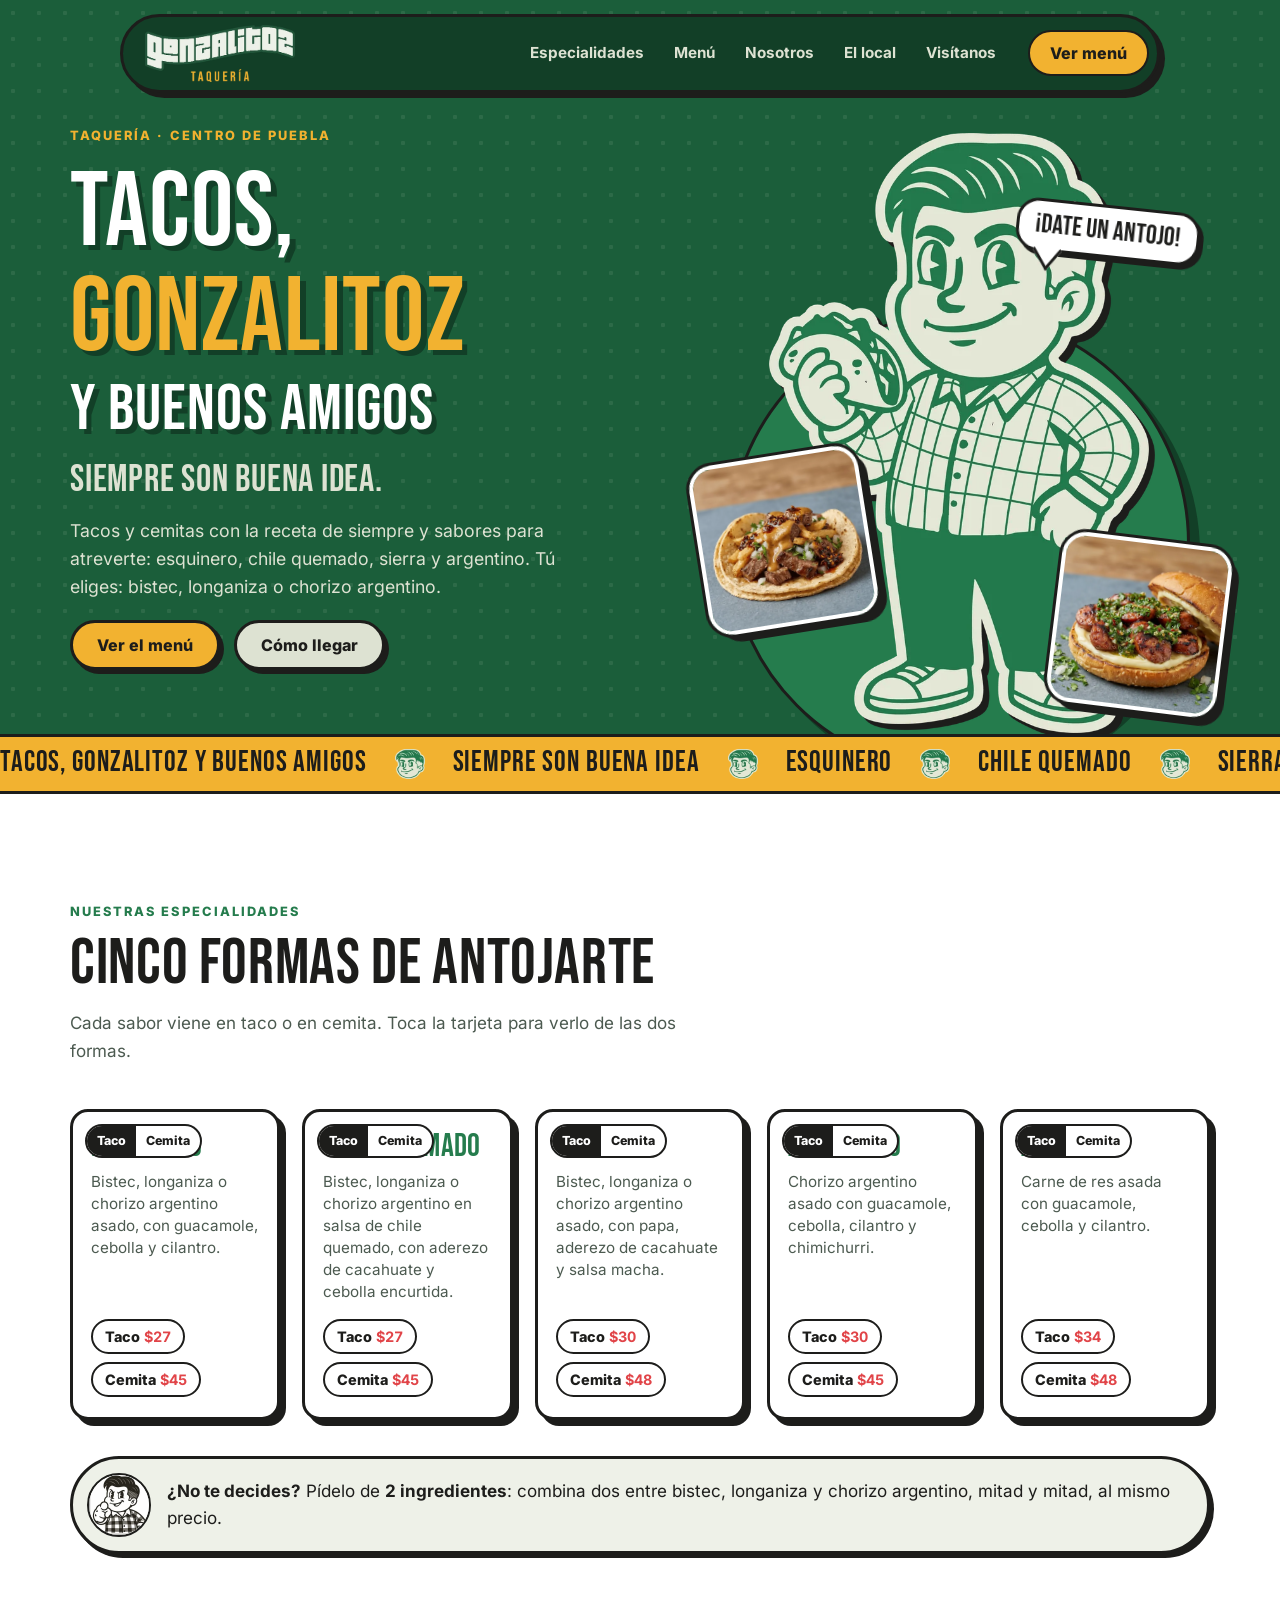
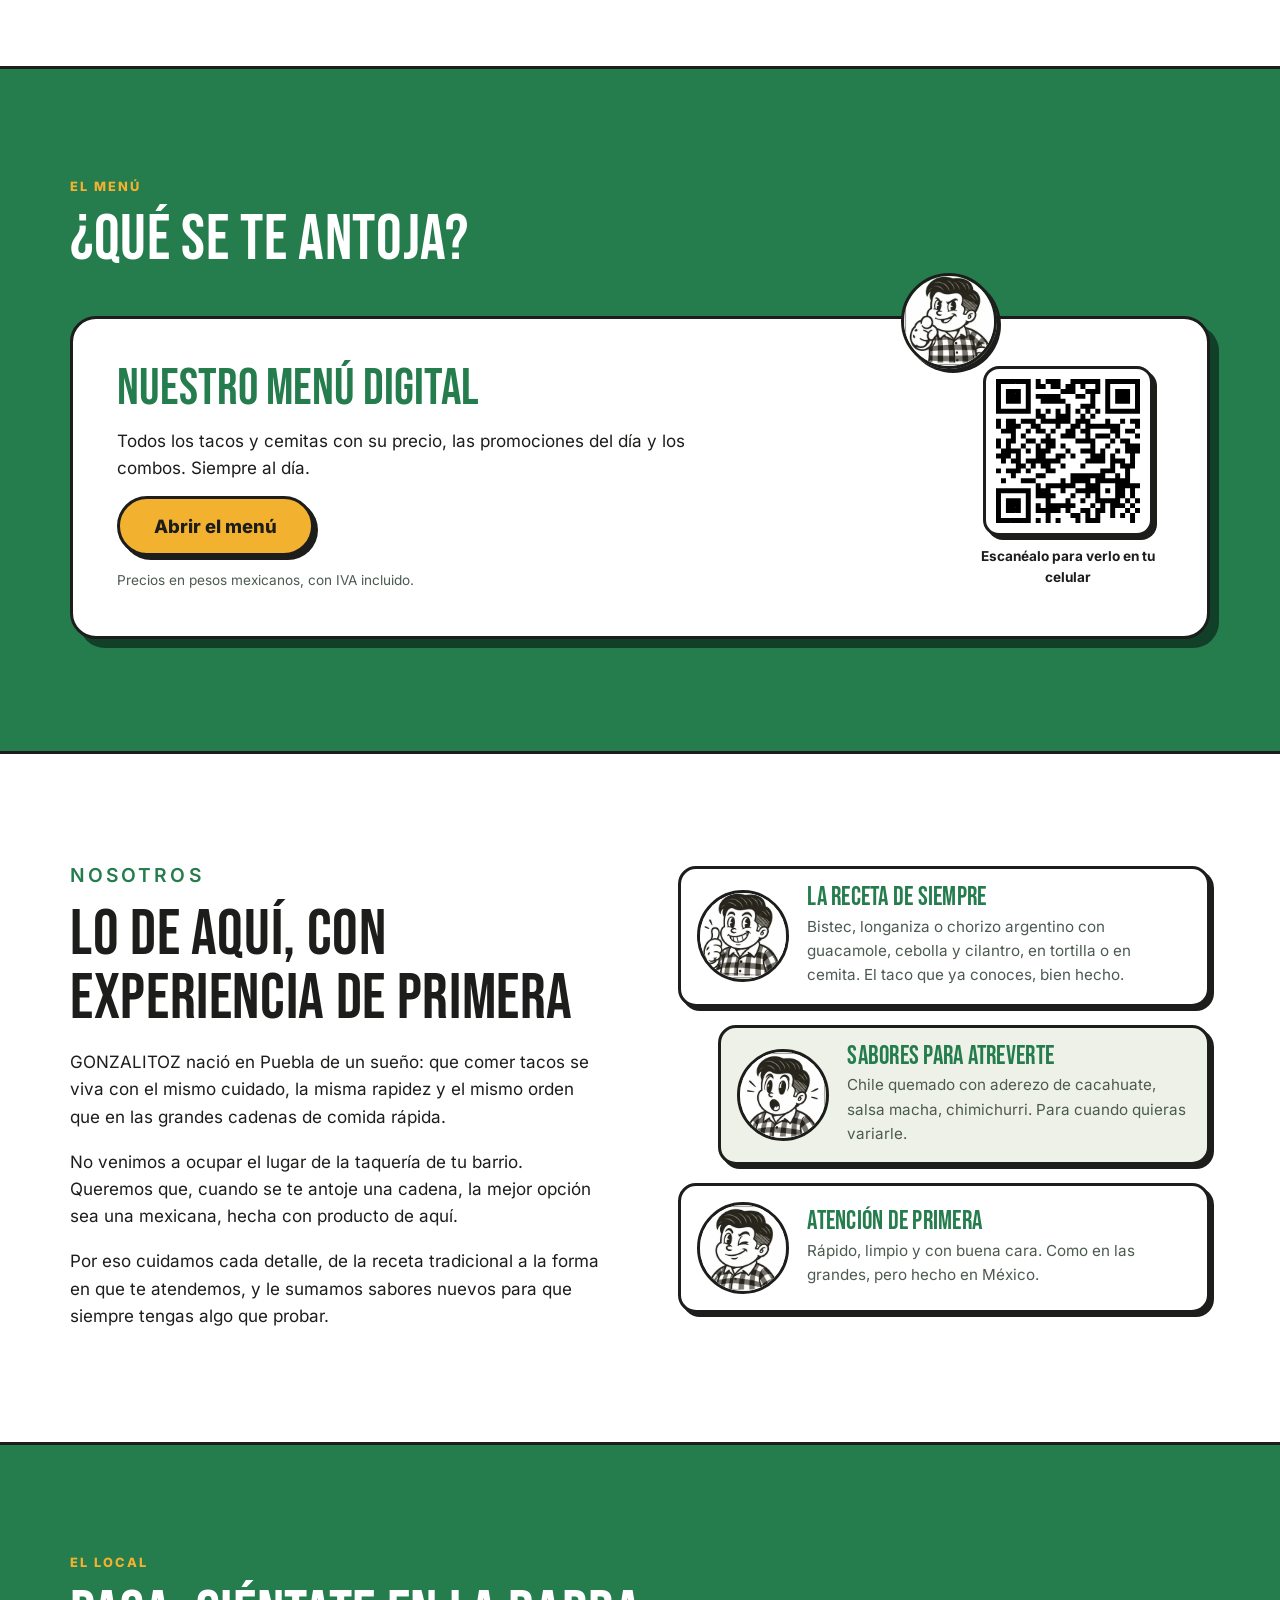
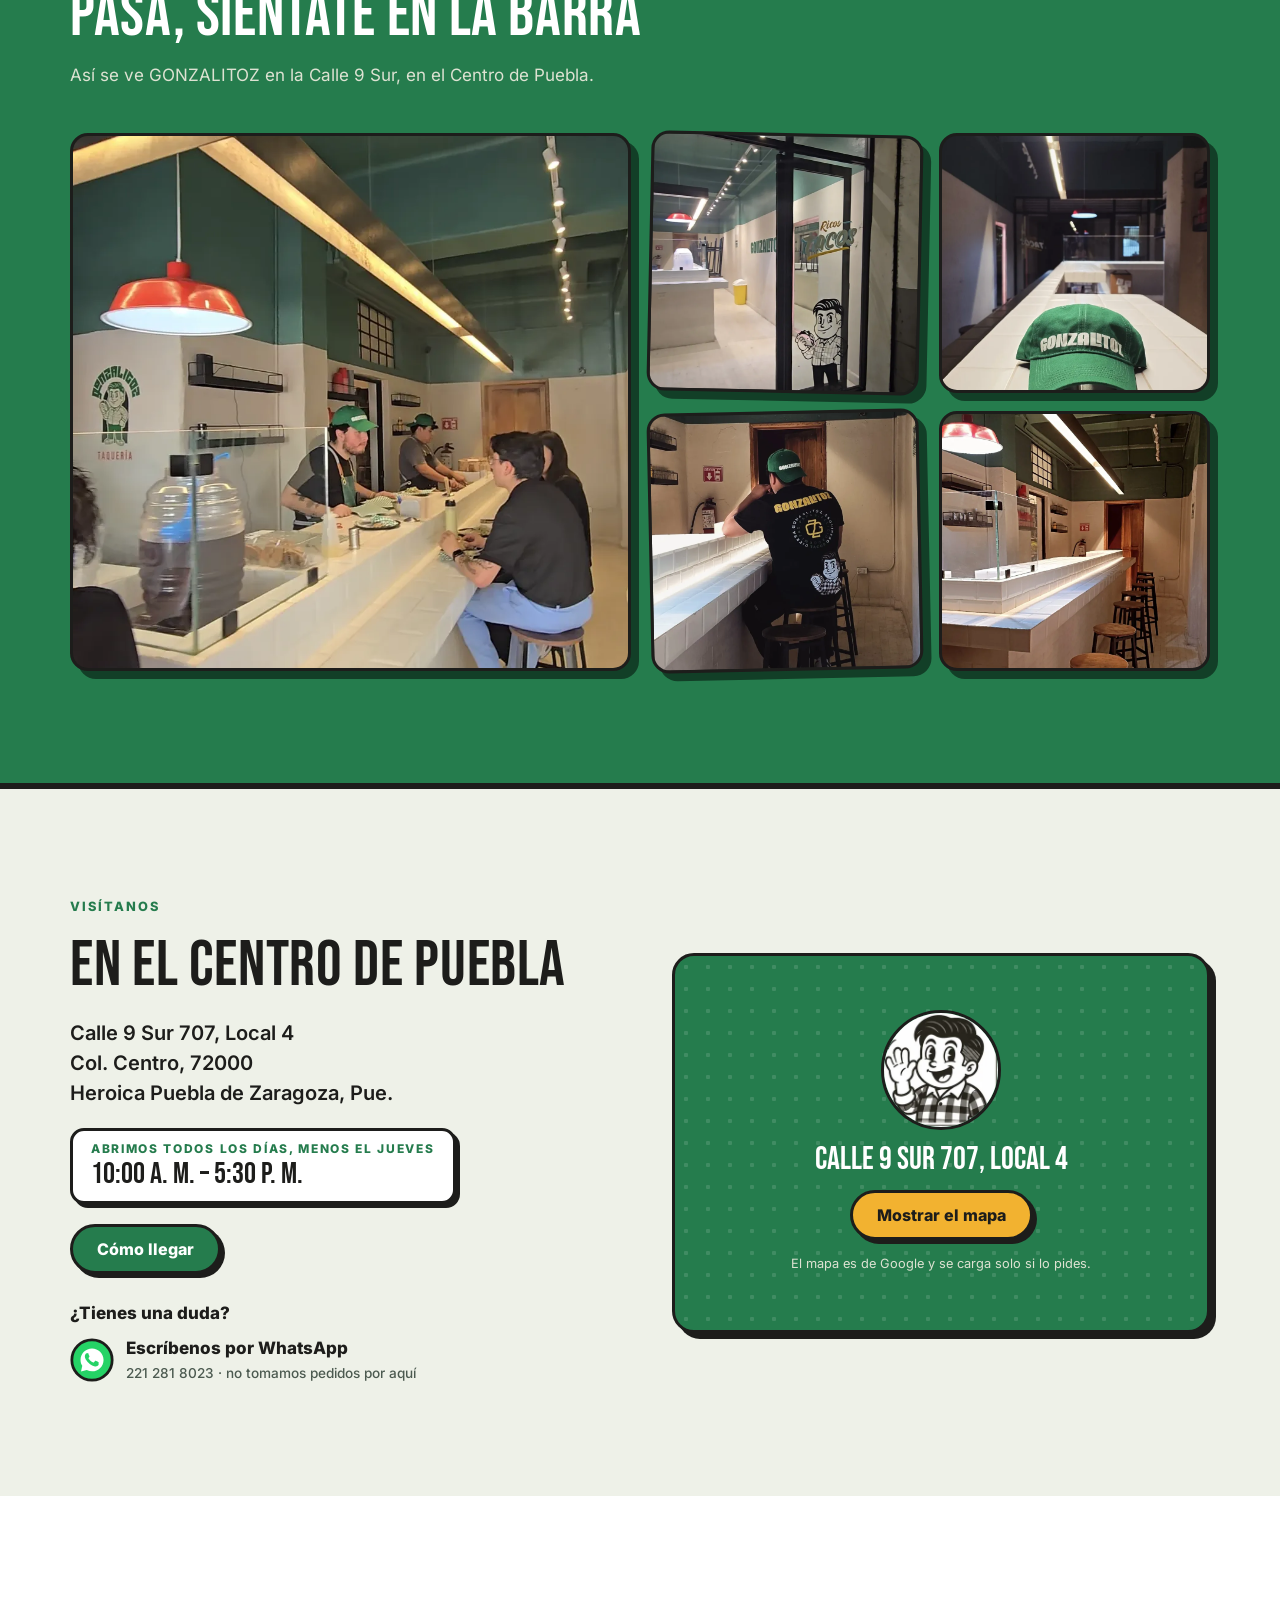
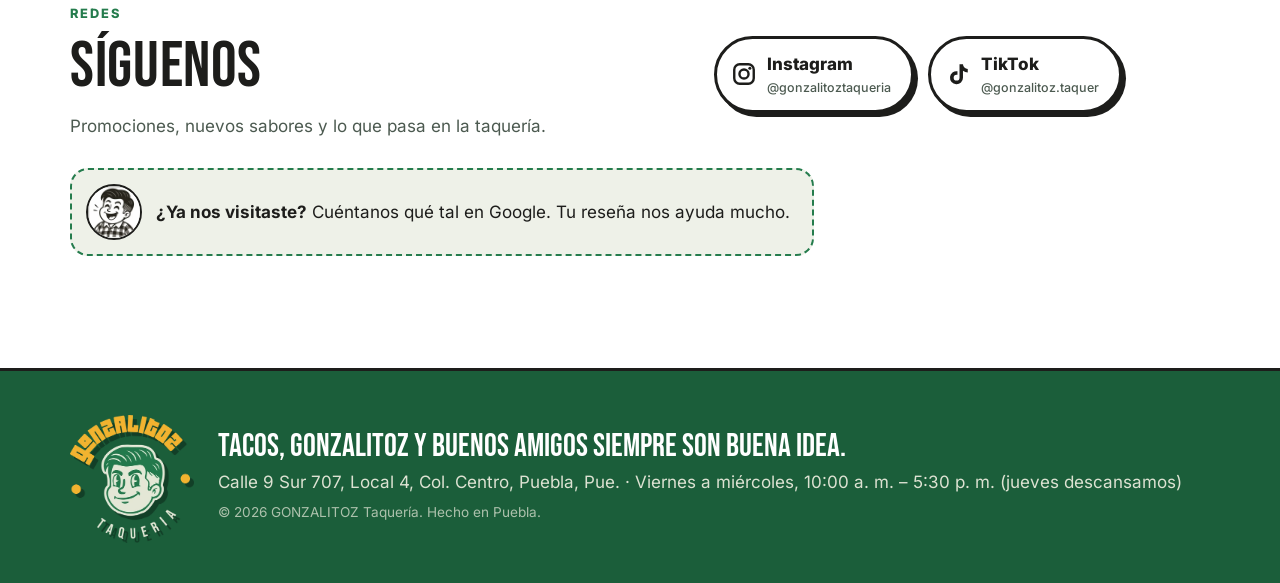
<file: index.html>
<!doctype html>
<html lang="es-MX">
<head>
<meta charset="utf-8">
<meta name="viewport" content="width=device-width, initial-scale=1, viewport-fit=cover">
<title>GONZALITOZ · Taquería en el Centro de Puebla</title>
<meta name="description" content="Taquería GONZALITOZ en el Centro de Puebla: tacos y cemitas con la receta tradicional y sabores para atreverte. Esquinero, chile quemado, sierra y argentino, con bistec, longaniza o chorizo argentino.">
<meta name="theme-color" content="#1B5E3A">
<link rel="canonical" href="https://gonzalitoz.online/">
<link rel="icon" type="image/png" href="img/favicon.png">
<link rel="apple-touch-icon" href="img/apple-touch-icon.png">
<meta property="og:type" content="restaurant">
<meta property="og:site_name" content="GONZALITOZ">
<meta property="og:title" content="GONZALITOZ · Tacos, GONZALITOZ y buenos amigos siempre son buena idea">
<meta property="og:description" content="Tacos y cemitas en el Centro de Puebla. Siempre son buena idea.">
<meta property="og:url" content="https://gonzalitoz.online/">
<meta property="og:image" content="https://gonzalitoz.online/img/compartir.jpg">
<meta property="og:image:width" content="1200">
<meta property="og:image:height" content="630">
<meta property="og:locale" content="es_MX">
<meta name="twitter:card" content="summary_large_image">
<link rel="preload" href="fuentes/bebas-neue.woff2" as="font" type="font/woff2" crossorigin>
<link rel="stylesheet" href="css/sitio.css?v=d0a2fe09">
<script type="application/ld+json">{"@context": "https://schema.org", "@type": "Restaurant", "name": "GONZALITOZ Taquería", "url": "https://gonzalitoz.online/", "image": "https://gonzalitoz.online/img/compartir.jpg", "logo": "https://gonzalitoz.online/img/insignia.webp", "slogan": "Tacos, GONZALITOZ y buenos amigos siempre son buena idea.", "telephone": "+52 221 281 8023", "priceRange": "$", "menu": "https://gonzalitoz.online/menu/", "openingHoursSpecification": [{"@type": "OpeningHoursSpecification", "opens": "10:00", "closes": "17:30", "dayOfWeek": ["Monday", "Tuesday", "Wednesday", "Friday", "Saturday", "Sunday"]}], "servesCuisine": ["Mexicana", "Tacos", "Cemitas"], "hasMap": "https://maps.app.goo.gl/9LSrEYEsU7V94Uzn7", "sameAs": ["https://www.instagram.com/gonzalitoztaqueria/", "https://www.tiktok.com/@gonzalitoz.taquer"], "address": {"@type": "PostalAddress", "streetAddress": "Calle 9 Sur 707, Local 4", "addressLocality": "Heroica Puebla de Zaragoza", "addressRegion": "Puebla", "postalCode": "72000", "addressCountry": "MX"}, "hasMenu": {"@type": "Menu", "url": "https://gonzalitoz.online/menu/", "hasMenuSection": [{"@type": "MenuSection", "name": "Tacos", "hasMenuItem": [{"@type": "MenuItem", "name": "Taco Esquinero", "description": "Bistec, longaniza o chorizo argentino asado, con guacamole, cebolla y cilantro.", "offers": {"@type": "Offer", "price": "27.00", "priceCurrency": "MXN"}}, {"@type": "MenuItem", "name": "Taco Chile quemado", "description": "Bistec, longaniza o chorizo argentino en salsa de chile quemado, con aderezo de cacahuate y cebolla encurtida.", "offers": {"@type": "Offer", "price": "27.00", "priceCurrency": "MXN"}}, {"@type": "MenuItem", "name": "Taco Sierra", "description": "Bistec, longaniza o chorizo argentino asado, con papa, aderezo de cacahuate y salsa macha.", "offers": {"@type": "Offer", "price": "30.00", "priceCurrency": "MXN"}}, {"@type": "MenuItem", "name": "Taco Argentino", "description": "Chorizo argentino asado con guacamole, cebolla, cilantro y chimichurri.", "offers": {"@type": "Offer", "price": "30.00", "priceCurrency": "MXN"}}, {"@type": "MenuItem", "name": "Taco Asada", "description": "Carne de res asada con guacamole, cebolla y cilantro.", "offers": {"@type": "Offer", "price": "34.00", "priceCurrency": "MXN"}}]}, {"@type": "MenuSection", "name": "Cemitas", "hasMenuItem": [{"@type": "MenuItem", "name": "Cemita Esquinero", "description": "Bistec, longaniza o chorizo argentino asado, con guacamole, cebolla y cilantro.", "offers": {"@type": "Offer", "price": "45.00", "priceCurrency": "MXN"}}, {"@type": "MenuItem", "name": "Cemita Chile quemado", "description": "Bistec, longaniza o chorizo argentino en salsa de chile quemado, con aderezo de cacahuate y cebolla encurtida.", "offers": {"@type": "Offer", "price": "45.00", "priceCurrency": "MXN"}}, {"@type": "MenuItem", "name": "Cemita Sierra", "description": "Bistec, longaniza o chorizo argentino asado, con papa, aderezo de cacahuate y salsa macha.", "offers": {"@type": "Offer", "price": "48.00", "priceCurrency": "MXN"}}, {"@type": "MenuItem", "name": "Cemita Argentino", "description": "Chorizo argentino asado con mayonesa, cebolla encurtida y chimichurri.", "offers": {"@type": "Offer", "price": "45.00", "priceCurrency": "MXN"}}, {"@type": "MenuItem", "name": "Cemita Asada", "description": "Carne de res asada con guacamole, cebolla y cilantro.", "offers": {"@type": "Offer", "price": "48.00", "priceCurrency": "MXN"}}]}]}}</script>
</head>
<body>
<a class="saltar" href="#especialidades">Saltar al menú</a>

<header class="barra" id="barra">
  <div class="barra-in">
    <a class="barra-logo" href="#inicio" aria-label="GONZALITOZ, inicio"><img src="img/wordmark-claro.webp" alt="GONZALITOZ Taquería" width="180" height="44"></a>
    <nav class="barra-nav" id="nav" aria-label="Secciones">
      <span class="barra-marca" id="barraMarca" aria-hidden="true"></span>
      <a href="#especialidades">Especialidades</a>
      <a href="#menu">Menú</a>
      <a href="#nosotros">Nosotros</a>
      <a href="#local">El local</a>
      <a href="#visitanos">Visítanos</a>
    </nav>
    <a class="btn btn-dorado barra-cta" href="#menu">Ver menú</a>
    <button class="barra-menu" id="botonMenu" type="button" aria-expanded="false" aria-controls="nav" aria-label="Abrir menú"><span></span><span></span><span></span></button>
  </div>
</header>

<main>
  <!-- PORTADA: el taquero saluda y los platillos caen como calcomanías -->
  <section class="portada" id="inicio">
    <div class="portada-in">
      <div class="portada-txt">
        <p class="eyebrow">Taquería · Centro de Puebla</p>
        <h1 class="titular"><span class="linea">Tacos,</span> <span class="linea linea-dorada">GONZALITOZ</span> <span class="linea linea-chica">y buenos amigos</span></h1>
        <p class="lema">Siempre son buena idea.</p>
        <p class="intro">Tacos y cemitas con la receta de siempre y sabores para atreverte: esquinero, chile quemado, sierra y argentino. Tú eliges: bistec, longaniza o chorizo argentino.</p>
        <div class="acciones">
          <a class="btn btn-dorado" href="#menu">Ver el menú</a>
          <a class="btn btn-claro" href="https://maps.app.goo.gl/9LSrEYEsU7V94Uzn7" target="_blank" rel="noopener">Cómo llegar</a>
        </div>
      </div>
      <div class="portada-arte" aria-hidden="true">
        <div class="mancha"></div>
        <img class="taquero" src="img/taquero.webp" alt="" width="600" height="948">
        <span class="globo">¡Date un antojo!</span>
        <img class="sticker sticker-a" src="img/p/taco-sierra-600.webp" alt="" width="300" height="300">
        <img class="sticker sticker-b" src="img/p/cemita-argentina-600.webp" alt="" width="300" height="300">
      </div>
    </div>
  </section>

  <div class="cinta" aria-hidden="true">
    <div class="cinta-pista"><span>Tacos, GONZALITOZ y buenos amigos<img src="img/isotipo.webp" alt="" width="30" height="30"></span><span>Siempre son buena idea<img src="img/isotipo.webp" alt="" width="30" height="30"></span><span>Esquinero<img src="img/isotipo.webp" alt="" width="30" height="30"></span><span>Chile quemado<img src="img/isotipo.webp" alt="" width="30" height="30"></span><span>Sierra<img src="img/isotipo.webp" alt="" width="30" height="30"></span><span>Argentino<img src="img/isotipo.webp" alt="" width="30" height="30"></span><span>Asada<img src="img/isotipo.webp" alt="" width="30" height="30"></span><span>Tacos, GONZALITOZ y buenos amigos<img src="img/isotipo.webp" alt="" width="30" height="30"></span><span>Siempre son buena idea<img src="img/isotipo.webp" alt="" width="30" height="30"></span><span>Esquinero<img src="img/isotipo.webp" alt="" width="30" height="30"></span><span>Chile quemado<img src="img/isotipo.webp" alt="" width="30" height="30"></span><span>Sierra<img src="img/isotipo.webp" alt="" width="30" height="30"></span><span>Argentino<img src="img/isotipo.webp" alt="" width="30" height="30"></span><span>Asada<img src="img/isotipo.webp" alt="" width="30" height="30"></span></div>
  </div>

  <!-- ESPECIALIDADES -->
  <section class="seccion" id="especialidades">
    <div class="envoltura">
      <div class="seccion-cab">
        <p class="eyebrow eyebrow-verde">Nuestras especialidades</p>
        <h2 class="h2">Cinco formas de antojarte</h2>
        <p class="sub">Cada sabor viene en taco o en cemita. Toca la tarjeta para verlo de las dos formas.</p>
      </div>
      <div class="sabores" id="sabores"><button class="sabor sabor-movil" type="button" aria-pressed="false" aria-label="Esquinero: ver en taco o en cemita"><span class="sabor-foto"><span class="sabor-forma" aria-hidden="true"><span class="s-taco">Taco</span><span class="s-cemita">Cemita</span></span><img class="f-taco" src="img/p/taco-esquinero-600.webp" srcset="img/p/taco-esquinero-600.webp 600w, img/p/taco-esquinero-1000.webp 1000w" sizes="(max-width: 600px) 46vw, 260px" alt="Taco Esquinero" loading="lazy" width="600" height="600"><img class="f-cemita" src="img/p/cemita-esquinera-600.webp" srcset="img/p/cemita-esquinera-600.webp 600w, img/p/cemita-esquinera-1000.webp 1000w" sizes="(max-width: 600px) 46vw, 260px" alt="Cemita Esquinero" loading="lazy" width="600" height="600"></span><span class="sabor-cuerpo"><h3>Esquinero</h3><p>Bistec, longaniza o chorizo argentino asado, con guacamole, cebolla y cilantro.</p><span class="precios"><span class="precio">Taco <b>$27</b></span><span class="precio">Cemita <b>$45</b></span></span></span></button><button class="sabor sabor-movil" type="button" aria-pressed="false" aria-label="Chile quemado: ver en taco o en cemita"><span class="sabor-foto"><span class="sabor-forma" aria-hidden="true"><span class="s-taco">Taco</span><span class="s-cemita">Cemita</span></span><img class="f-taco" src="img/p/taco-chile-quemado-600.webp" srcset="img/p/taco-chile-quemado-600.webp 600w, img/p/taco-chile-quemado-1000.webp 1000w" sizes="(max-width: 600px) 46vw, 260px" alt="Taco Chile quemado" loading="lazy" width="600" height="600"><img class="f-cemita" src="img/p/cemita-chile-quemado-600.webp" srcset="img/p/cemita-chile-quemado-600.webp 600w, img/p/cemita-chile-quemado-1000.webp 1000w" sizes="(max-width: 600px) 46vw, 260px" alt="Cemita Chile quemado" loading="lazy" width="600" height="600"></span><span class="sabor-cuerpo"><h3>Chile quemado</h3><p>Bistec, longaniza o chorizo argentino en salsa de chile quemado, con aderezo de cacahuate y cebolla encurtida.</p><span class="precios"><span class="precio">Taco <b>$27</b></span><span class="precio">Cemita <b>$45</b></span></span></span></button><button class="sabor" type="button" aria-pressed="false" aria-label="Sierra: ver en taco o en cemita"><span class="sabor-foto"><span class="sabor-forma" aria-hidden="true"><span class="s-taco">Taco</span><span class="s-cemita">Cemita</span></span><img class="f-taco" src="img/p/taco-sierra-600.webp" srcset="img/p/taco-sierra-600.webp 600w, img/p/taco-sierra-1000.webp 1000w" sizes="(max-width: 600px) 46vw, 260px" alt="Taco Sierra" loading="lazy" width="600" height="600"><img class="f-cemita" src="img/p/cemita-sierra-600.webp" srcset="img/p/cemita-sierra-600.webp 600w, img/p/cemita-sierra-1000.webp 1000w" sizes="(max-width: 600px) 46vw, 260px" alt="Cemita Sierra" loading="lazy" width="600" height="600"></span><span class="sabor-cuerpo"><h3>Sierra</h3><p>Bistec, longaniza o chorizo argentino asado, con papa, aderezo de cacahuate y salsa macha.</p><span class="precios"><span class="precio">Taco <b>$30</b></span><span class="precio">Cemita <b>$48</b></span></span></span></button><button class="sabor" type="button" aria-pressed="false" aria-label="Argentino: ver en taco o en cemita"><span class="sabor-foto"><span class="sabor-forma" aria-hidden="true"><span class="s-taco">Taco</span><span class="s-cemita">Cemita</span></span><img class="f-taco" src="img/p/taco-argentino-600.webp" srcset="img/p/taco-argentino-600.webp 600w, img/p/taco-argentino-1000.webp 1000w" sizes="(max-width: 600px) 46vw, 260px" alt="Taco Argentino" loading="lazy" width="600" height="600"><img class="f-cemita" src="img/p/cemita-argentina-600.webp" srcset="img/p/cemita-argentina-600.webp 600w, img/p/cemita-argentina-1000.webp 1000w" sizes="(max-width: 600px) 46vw, 260px" alt="Cemita Argentino" loading="lazy" width="600" height="600"></span><span class="sabor-cuerpo"><h3>Argentino</h3><p>Chorizo argentino asado con guacamole, cebolla, cilantro y chimichurri.</p><span class="precios"><span class="precio">Taco <b>$30</b></span><span class="precio">Cemita <b>$45</b></span></span></span></button><button class="sabor" type="button" aria-pressed="false" aria-label="Asada: ver en taco o en cemita"><span class="sabor-foto"><span class="sabor-forma" aria-hidden="true"><span class="s-taco">Taco</span><span class="s-cemita">Cemita</span></span><img class="f-taco" src="img/p/taco-asada-600.webp" srcset="img/p/taco-asada-600.webp 600w, img/p/taco-asada-1000.webp 1000w" sizes="(max-width: 600px) 46vw, 260px" alt="Taco Asada" loading="lazy" width="600" height="600"><img class="f-cemita" src="img/p/cemita-asada-600.webp" srcset="img/p/cemita-asada-600.webp 600w, img/p/cemita-asada-1000.webp 1000w" sizes="(max-width: 600px) 46vw, 260px" alt="Cemita Asada" loading="lazy" width="600" height="600"></span><span class="sabor-cuerpo"><h3>Asada</h3><p>Carne de res asada con guacamole, cebolla y cilantro.</p><span class="precios"><span class="precio">Taco <b>$34</b></span><span class="precio">Cemita <b>$48</b></span></span></span></button></div>
      <div class="mitad">
        <img src="img/exp-senala.webp" alt="" width="96" height="96">
        <p><b>¿No te decides?</b> Pídelo de <b>2 ingredientes</b>: combina dos entre bistec, longaniza y chorizo argentino, mitad y mitad, al mismo precio.</p>
      </div>
    </div>
  </section>

  <!-- MENÚ: el pizarrón de la taquería -->
  <section class="seccion seccion-verde" id="menu">
    <div class="envoltura">
      <div class="seccion-cab seccion-cab-clara">
        <p class="eyebrow">El menú</p>
        <h2 class="h2">¿Qué se te antoja?</h2>
      </div>
      <div class="abrir-menu">
        <div class="abrir-menu-txt">
          <p class="abrir-menu-t">Nuestro menú digital</p>
          <p>Todos los tacos y cemitas con su precio, las promociones del día y los combos. Siempre al día.</p>
          <div class="acciones">
            <a class="btn btn-dorado btn-grande" href="menu/">Abrir el menú</a>
          </div>
          <p class="abrir-menu-nota">Precios en pesos mexicanos, con IVA incluido.</p>
        </div>
        <div class="abrir-menu-qr" aria-hidden="true">
          <div class="qr" id="qrMenu" data-url="https://gonzalitoz.online/menu/"></div>
          <p>Escanéalo para verlo en tu celular</p>
        </div>
        <img class="abrir-menu-taquero" src="img/exp-senala.webp" alt="" width="150" height="150" loading="lazy">
      </div>
    </div>
  </section>

  <!-- NOSOTROS -->
  <section class="seccion" id="nosotros">
    <div class="envoltura nosotros">
      <div class="nosotros-txt">
        <p class="eyebrow eyebrow-verde">Nosotros</p>
        <h2 class="h2">Lo de aquí, con experiencia de primera</h2>
        <p>GONZALITOZ nació en Puebla de un sueño: que comer tacos se viva con el mismo cuidado, la misma rapidez y el mismo orden que en las grandes cadenas de comida rápida.</p>
        <p>No venimos a ocupar el lugar de la taquería de tu barrio. Queremos que, cuando se te antoje una cadena, la mejor opción sea una mexicana, hecha con producto de aquí.</p>
        <p>Por eso cuidamos cada detalle, de la receta tradicional a la forma en que te atendemos, y le sumamos sabores nuevos para que siempre tengas algo que probar.</p>
      </div>
      <ul class="promesas">
        <li class="promesa"><img src="img/exp-pulgar.webp" alt="" width="112" height="112"><div><h3>La receta de siempre</h3><p>Bistec, longaniza o chorizo argentino con guacamole, cebolla y cilantro, en tortilla o en cemita. El taco que ya conoces, bien hecho.</p></div></li>
        <li class="promesa"><img src="img/exp-sorpresa.webp" alt="" width="112" height="112"><div><h3>Sabores para atreverte</h3><p>Chile quemado con aderezo de cacahuate, salsa macha, chimichurri. Para cuando quieras variarle.</p></div></li>
        <li class="promesa"><img src="img/exp-guino.webp" alt="" width="112" height="112"><div><h3>Atención de primera</h3><p>Rápido, limpio y con buena cara. Como en las grandes, pero hecho en México.</p></div></li>
      </ul>
    </div>
  </section>

  <!-- EL LOCAL: fotos reales -->
  <section class="seccion seccion-verde local-sec" id="local">
    <div class="envoltura">
      <div class="seccion-cab seccion-cab-clara">
        <p class="eyebrow">El local</p>
        <h2 class="h2">Pasa, siéntate en la barra</h2>
        <p class="sub">Así se ve GONZALITOZ en la Calle 9 Sur, en el Centro de Puebla.</p>
      </div>
      <div class="galeria">
        <figure class="foto foto-grande"><img src="img/local/barra-clientes-900.webp" srcset="img/local/barra-clientes-900.webp 900w, img/local/barra-clientes-1400.webp 1400w" sizes="(max-width: 700px) 92vw, 45vw" alt="Clientes comiendo en la barra de GONZALITOZ" loading="lazy" width="900" height="1528"></figure>
        <figure class="foto"><img src="img/local/entrada-900.webp" sizes="(max-width: 700px) 92vw, 25vw" srcset="img/local/entrada-900.webp 900w, img/local/entrada-1400.webp 1400w" alt="La entrada con el taquero en la puerta de vidrio" loading="lazy" width="900" height="1110"></figure>
        <figure class="foto"><img src="img/local/gorra-900.webp" sizes="(max-width: 700px) 92vw, 25vw" srcset="img/local/gorra-900.webp 900w, img/local/gorra-1400.webp 1400w" alt="Gorra verde de GONZALITOZ sobre la barra de azulejo blanco" loading="lazy" width="900" height="1338"></figure>
        <figure class="foto"><img src="img/local/cliente-barra-900.webp" sizes="(max-width: 700px) 92vw, 25vw" srcset="img/local/cliente-barra-900.webp 900w, img/local/cliente-barra-1400.webp 1400w" alt="Cliente con playera de GONZALITOZ en la barra" loading="lazy" width="900" height="1462"></figure>
        <figure class="foto"><img src="img/local/pasillo-900.webp" sizes="(max-width: 700px) 92vw, 25vw" srcset="img/local/pasillo-900.webp 900w, img/local/pasillo-1400.webp 1400w" alt="La barra larga con bancos de madera" loading="lazy" width="900" height="1451"></figure>
      </div>
    </div>
  </section>

  <!-- VISÍTANOS -->
  <section class="seccion seccion-crema" id="visitanos">
    <div class="envoltura visita">
      <div class="visita-datos">
        <p class="eyebrow eyebrow-verde">Visítanos</p>
        <h2 class="h2">En el Centro de Puebla</h2>
        <address class="direccion">Calle 9 Sur 707, Local 4<br>Col. Centro, 72000<br>Heroica Puebla de Zaragoza, Pue.</address>
        <p class="horario"><span class="horario-t">Abrimos todos los días, menos el jueves</span><span class="horario-h">10:00 a. m. – 5:30 p. m.</span></p>
        <div class="acciones">
          <a class="btn btn-verde" href="https://maps.app.goo.gl/9LSrEYEsU7V94Uzn7" target="_blank" rel="noopener">Cómo llegar</a>
        </div>
        <div class="contacto">
          <p class="contacto-t">¿Tienes una duda?</p>
          <a class="whats" href="https://wa.me/522212818023?text=Hola%20GONZALITOZ%2C%20tengo%20una%20pregunta" target="_blank" rel="noopener"><svg viewBox="0 0 48 48" aria-hidden="true"><circle cx="24" cy="24" r="22" fill="#25D366" stroke="#1D1D1B" stroke-width="3"/><path fill="#fff" d="M24 11.5c-6.9 0-12.5 5.5-12.5 12.4 0 2.4.7 4.6 1.9 6.5L12 36.5l6.3-1.6c1.8 1 3.8 1.5 5.8 1.5 6.9 0 12.5-5.6 12.5-12.5S30.9 11.5 24 11.5zm7.3 17.6c-.3.9-1.8 1.7-2.5 1.8-.6.1-1.5.1-2.4-.2-.5-.2-1.3-.4-2.2-.8-3.8-1.6-6.3-5.5-6.5-5.8-.2-.3-1.5-2-1.5-3.9s1-2.8 1.4-3.2c.3-.4.7-.5 1-.5h.7c.2 0 .5-.1.8.6.3.7 1 2.5 1.1 2.6.1.2.1.4 0 .6-.1.2-.2.4-.3.6l-.5.6c-.2.2-.4.4-.2.7.2.4 1 1.6 2.1 2.6 1.4 1.3 2.6 1.7 3 1.8.4.2.6.2.8-.1.2-.3.9-1.1 1.2-1.4.2-.4.5-.3.8-.2.3.1 2.1 1 2.5 1.2.4.2.6.3.7.4.1.2.1.9-.2 1.8z"/></svg><span>Escríbenos por WhatsApp<small>221 281 8023 · no tomamos pedidos por aquí</small></span></a>
        </div>
      </div>
      <div class="mapa" id="mapa">
        <img class="mapa-taquero" src="img/exp-saluda.webp" alt="" width="140" height="140">
        <p class="mapa-t">Calle 9 Sur 707, Local 4</p>
        <button class="btn btn-dorado" type="button" id="cargarMapa">Mostrar el mapa</button>
        <p class="mapa-nota">El mapa es de Google y se carga solo si lo pides.</p>
      </div>
    </div>
  </section>

  <!-- REDES -->
  <section class="seccion redes-sec" id="redes">
    <div class="envoltura redes">
      <div class="redes-cab">
        <p class="eyebrow eyebrow-verde">Redes</p>
        <h2 class="h2">Síguenos</h2>
        <p class="sub">Promociones, nuevos sabores y lo que pasa en la taquería.</p>
      </div>
      <div class="redes-lista">
        <a class="red" href="https://www.instagram.com/gonzalitoztaqueria/" target="_blank" rel="noopener"><svg viewBox="0 0 24 24" aria-hidden="true"><rect x="3" y="3" width="18" height="18" rx="5" fill="none" stroke="currentColor" stroke-width="2.2"/><circle cx="12" cy="12" r="4.2" fill="none" stroke="currentColor" stroke-width="2.2"/><circle cx="17.4" cy="6.6" r="1.4" fill="currentColor"/></svg><span>Instagram<small>@gonzalitoztaqueria</small></span></a>
        <a class="red" href="https://www.tiktok.com/@gonzalitoz.taquer" target="_blank" rel="noopener"><svg viewBox="0 0 24 24" aria-hidden="true"><path fill="currentColor" d="M16.6 3h-3.2v12.4a2.7 2.7 0 1 1-2.7-2.7c.3 0 .6 0 .8.1V9.5a6 6 0 1 0 5.1 5.9V9.1a7.6 7.6 0 0 0 4.4 1.4V7.3A4.4 4.4 0 0 1 16.6 3z"/></svg><span>TikTok<small>@gonzalitoz.taquer</small></span></a>
      </div>
      <a class="resena" href="https://g.page/r/CRWx_zXotBhWEBM/review" target="_blank" rel="noopener"><img src="img/exp-contento.webp" alt="" width="64" height="64"><span><b>¿Ya nos visitaste?</b> Cuéntanos qué tal en Google. Tu reseña nos ayuda mucho.</span></a>
    </div>
  </section>
</main>

<footer class="pie">
  <div class="envoltura pie-in">
    <img class="pie-insignia" src="img/sello-circular.webp" alt="GONZALITOZ Taquería" width="160" height="165" loading="lazy">
    <div class="pie-txt">
      <p class="pie-lema">Tacos, GONZALITOZ y buenos amigos siempre son buena idea.</p>
      <p>Calle 9 Sur 707, Local 4, Col. Centro, Puebla, Pue. · Viernes a miércoles, 10:00 a. m. – 5:30 p. m. (jueves descansamos)</p>
      <p class="pie-mini">© <span id="anio">2026</span> GONZALITOZ Taquería. Hecho en Puebla.</p>
    </div>
  </div>
</footer>

<script src="js/qrcode.min.js" defer></script>
<script src="js/sitio.js?v=d0a2fe09" defer></script>
</body>
</html>
</file>
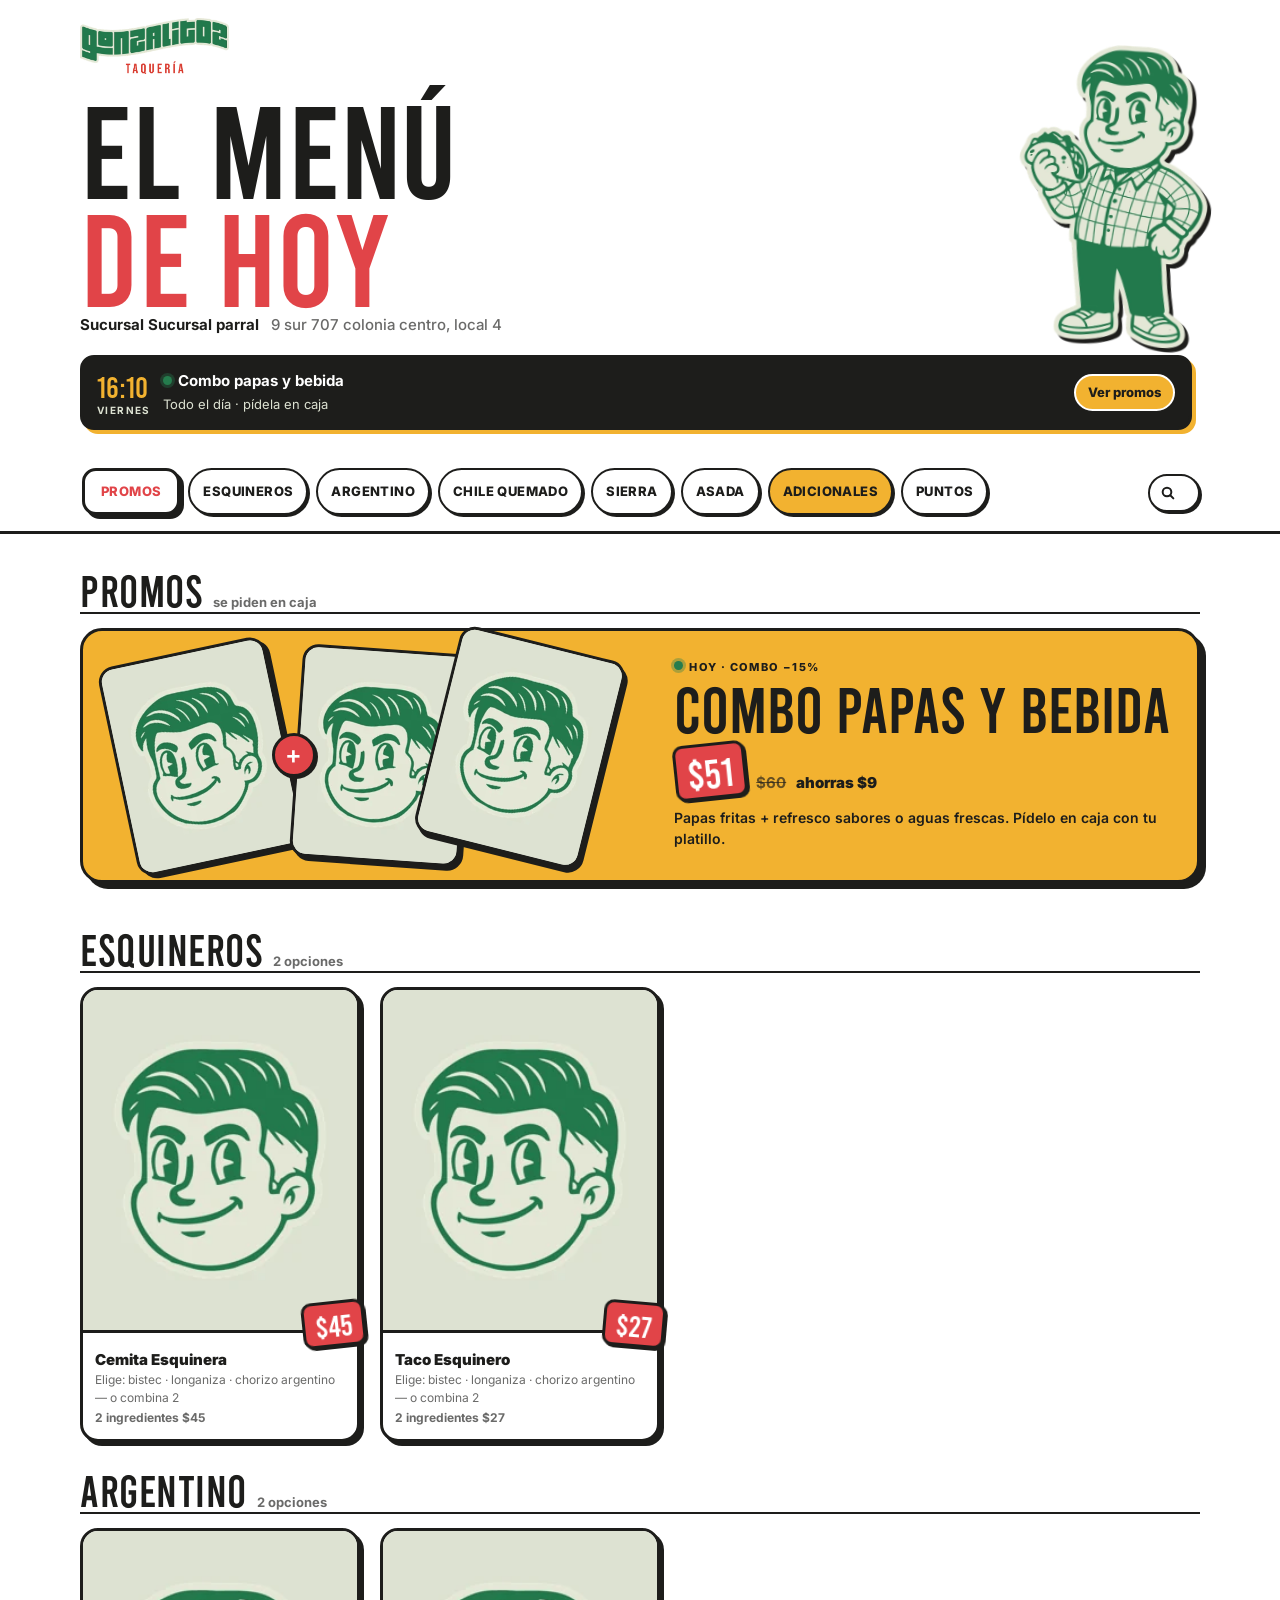
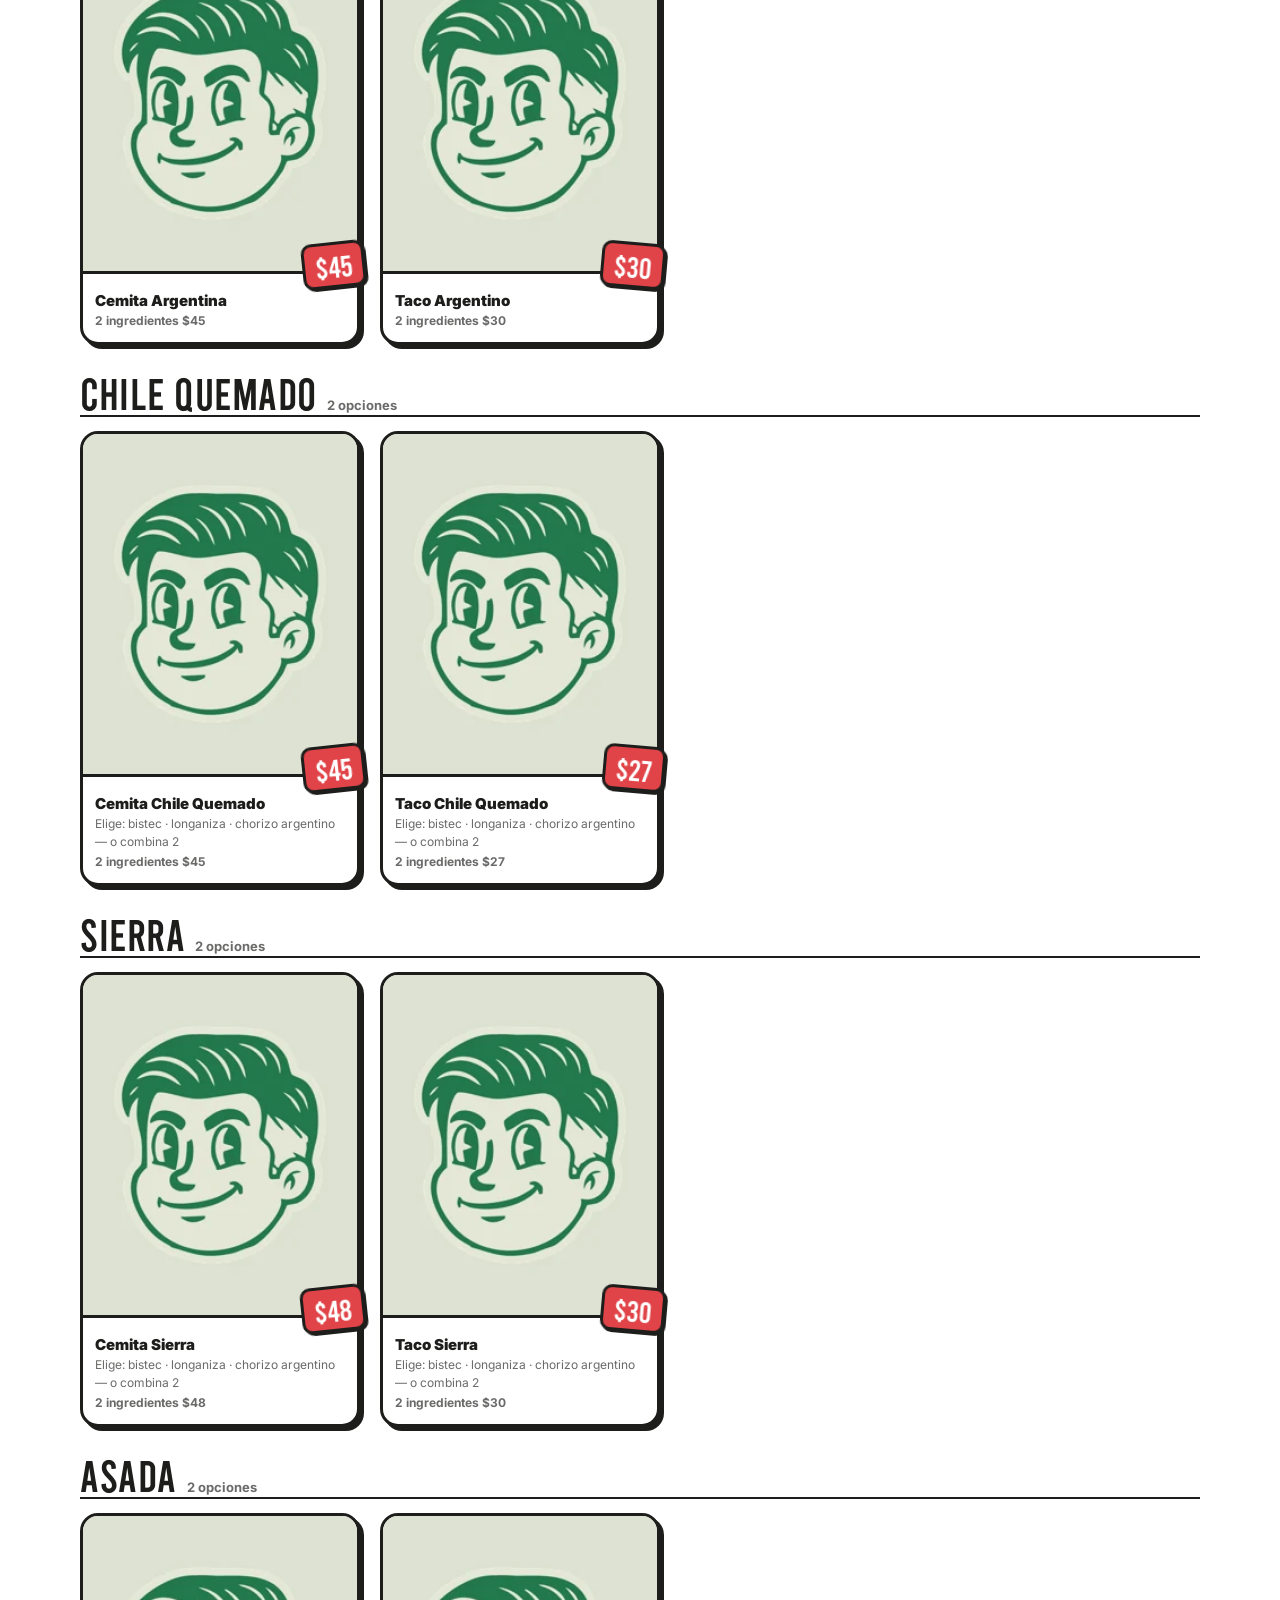
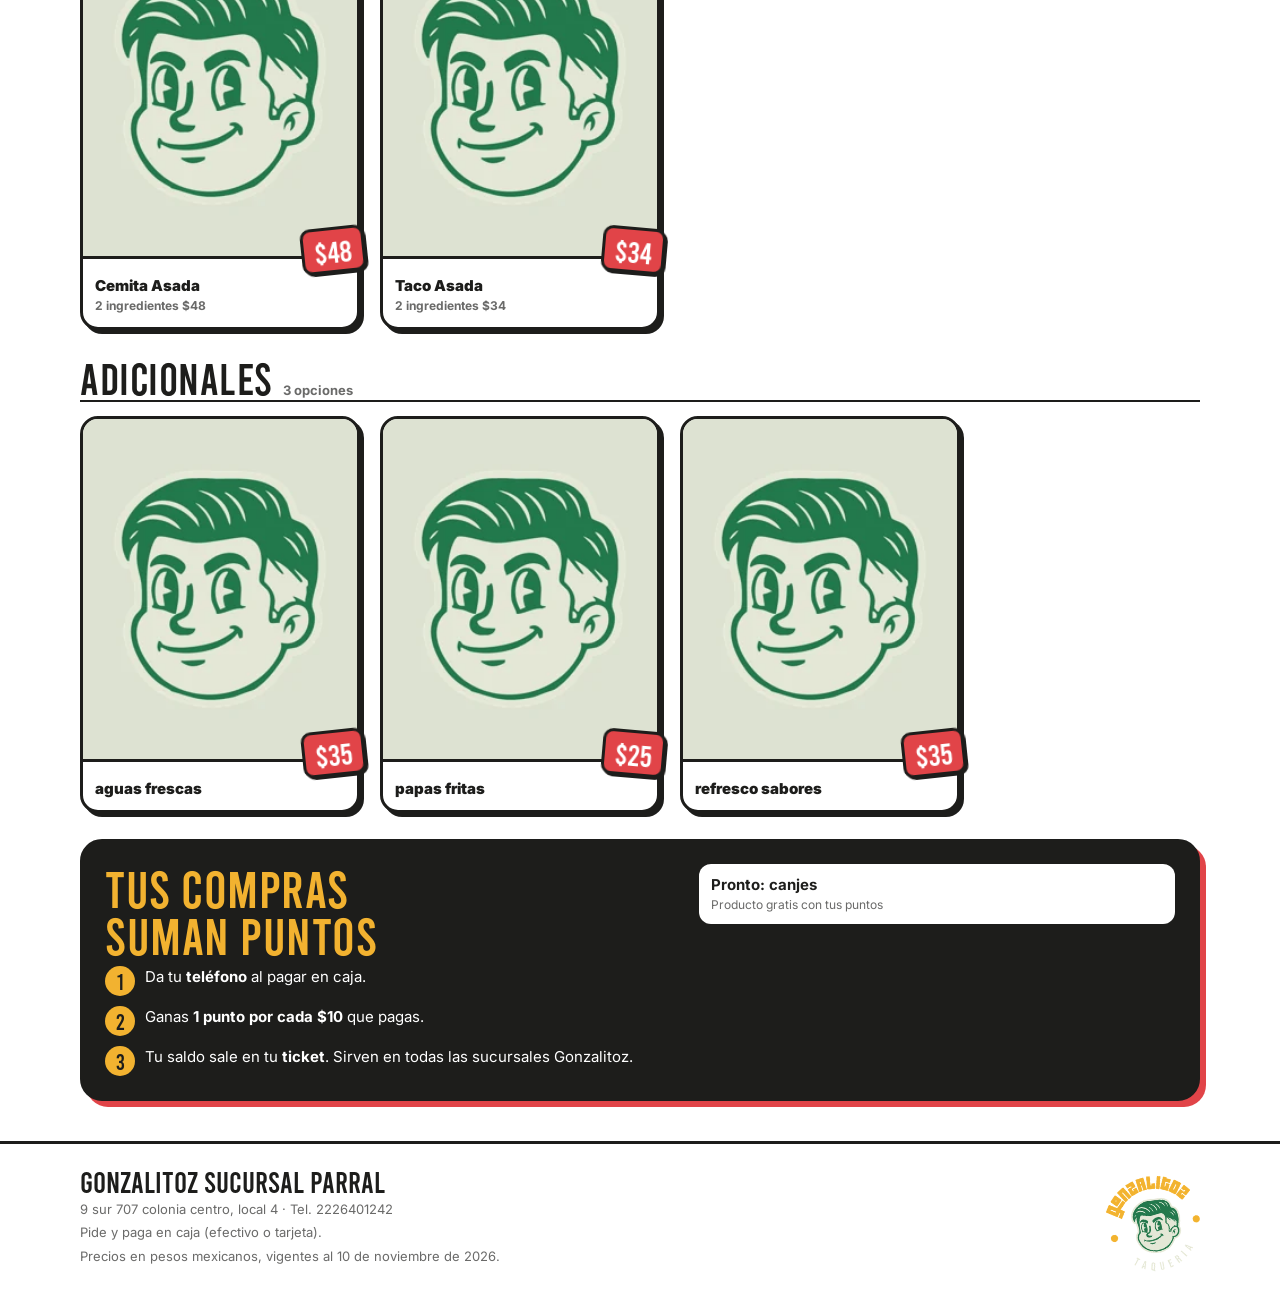
<file: menu/index.html>
<!doctype html>
<html lang="es-MX">
<head>
<meta charset="utf-8">
<meta name="viewport" content="width=device-width, initial-scale=1, viewport-fit=cover">
<!-- Menu digital ESTATICO de Gonzalitoz (generado por el sistema, docs/manual-tecnico/10 §10.9). No llama a ninguna API:
     los datos van incrustados abajo. Si cambian precios o promociones, se vuelve a publicar desde Promociones → Menú digital. -->
<title>Menú GONZALITOZ Sucursal parral</title>
<meta name="description" content="Menú, precios y promociones de Taquería Gonzalitoz Sucursal parral.">
<meta property="og:title" content="Menú GONZALITOZ Sucursal parral">
<meta property="og:description" content="Menú, precios y promociones de hoy. Pide en caja.">
<meta name="theme-color" content="#FFFFFF">
<link rel="icon" href="[data-uri]">
<link rel="preconnect" href="https://fonts.googleapis.com">
<link rel="preconnect" href="https://fonts.gstatic.com" crossorigin>
<link rel="stylesheet" href="https://fonts.googleapis.com/css2?family=Bebas+Neue&family=Inter:wght@400;500;700;800;900&display=swap">
<style>
/* Concepto: "carta de sticker". Lienzo blanco, estructura negra con contorno y sombra dura de 3px (sin degradados ni
   blur), dorado para lo que se toca y lo que esta activo, rojo para precios y promociones, verde solo para "AHORA".
   Una columna en celular; en escritorio, riel de categorias fijo a la izquierda. Bebas solo en titulos (marca cap. 29). */
@font-face { font-family: 'Bebas Marca'; src: url('[data-uri]') format('opentype'); font-display: swap; }
:root {
  --lienzo: #FFFFFF;
  --tinta: #1D1D1B;
  --tinta-2: rgba(29, 29, 27, .66);
  --tinta-3: rgba(29, 29, 27, .12);
  --crema: #DDE2D2;
  --dorado: #F2B230;
  --rojo: #E14448;
  --verde: #257C4D;
  --titulo: 'Bebas Marca', 'Bebas Neue', Impact, 'Arial Narrow', sans-serif;
  --texto: 'Inter', -apple-system, 'Segoe UI', Roboto, sans-serif;
  --borde: 3px solid var(--tinta);
  --sombra: 4px 4px 0 var(--tinta);
  --sombra-chica: 2px 2px 0 var(--tinta);
  --radio: 14px;
  color-scheme: light;
}
* { box-sizing: border-box; }
html { scroll-behavior: smooth; scroll-padding-top: 76px; -webkit-text-size-adjust: 100%; }
body { margin: 0; background: var(--lienzo); color: var(--tinta); font: 15px/1.5 var(--texto); }
img { max-width: 100%; display: block; }
a { color: inherit; }
:focus-visible { outline: 3px solid var(--dorado); outline-offset: 2px; }
.gutter { padding-left: max(16px, env(safe-area-inset-left, 0px)); padding-right: max(16px, env(safe-area-inset-right, 0px)); }
.marco { max-width: 1120px; margin: 0 auto; }

/* ---------- portada */
.portada { padding-block: 18px 8px; }
.portada .marco { display: grid; grid-template-columns: minmax(0, 1fr) auto; align-items: end; gap: 8px; }
.portada .wordmark { height: 46px; width: auto; }
.portada h1 { font-family: var(--titulo); font-weight: 400; font-size: clamp(64px, 17vw, 132px); line-height: .82;
  letter-spacing: .5px; margin: 18px 0 6px; text-wrap: balance; }
.portada h1 .rojo { color: var(--rojo); }
.portada .donde { font-weight: 700; display: flex; flex-wrap: wrap; gap: 6px 12px; align-items: center; }
.portada .donde span { color: var(--tinta-2); font-weight: 500; }
/* personaje: 420x663 (alto), nunca se fuerza a cuadrado; entra como estampa y luego se mece */
.personaje { width: clamp(96px, 24vw, 190px); height: auto; aspect-ratio: 420 / 663; margin-bottom: -8px; transform-origin: 50% 100%;
  filter: drop-shadow(4px 4px 0 var(--tinta)); animation: pega .6s cubic-bezier(.2, 1.4, .4, 1) .25s both, mece 4.5s ease-in-out 1s infinite; }
@keyframes pega { from { transform: rotate(-16deg) scale(.4); opacity: 0; } to { transform: rotate(3deg) scale(1); opacity: 1; } }
@keyframes mece { 0%, 100% { transform: rotate(3deg); } 50% { transform: rotate(-2deg) translateY(-3px); } }
/* portada: las lineas del titulo suben una tras otra */
.portada h1 .l { display: inline-block; animation: sube .55s cubic-bezier(.2, .9, .3, 1.15) both; }
.portada h1 .l + br + .l { animation-delay: .12s; }
.portada .donde, .portada .wordmark { animation: sube .5s ease-out .2s both; }
.ahora { animation: entra-lado .6s cubic-bezier(.2, .9, .3, 1.1) .35s both; }
.chip { animation: sube .4s ease-out both; }
@keyframes sube { from { transform: translateY(26px); opacity: 0; } }
@keyframes entra-lado { from { transform: translateX(-30px) rotate(-1.5deg); opacity: 0; } }

/* ---------- franja AHORA (reloj del celular, hora de la sucursal) */
.ahora { margin-top: 18px; background: var(--tinta); color: var(--lienzo); border-radius: var(--radio); border: var(--borde);
  box-shadow: 4px 4px 0 var(--dorado); padding: 12px 14px; display: grid; grid-template-columns: auto minmax(0, 1fr) auto; gap: 12px; align-items: center; }
.ahora .reloj { font-family: var(--titulo); font-size: 30px; line-height: 1; color: var(--dorado); font-variant-numeric: tabular-nums; }
.ahora .reloj small { display: block; font: 700 10px/1 var(--texto); letter-spacing: 1.4px; color: var(--crema); text-transform: uppercase; margin-top: 4px; }
.ahora .que { min-width: 0; }
.ahora .que b { display: block; font-size: 15px; }
.ahora .que span { color: var(--crema); font-size: 13px; }
.ahora .ir { font-weight: 800; font-size: 13px; background: var(--dorado); color: var(--tinta); border-radius: 999px; padding: 7px 12px;
  text-decoration: none; border: 2px solid var(--lienzo); white-space: nowrap; }
.punto-vivo { display: inline-block; width: 9px; height: 9px; border-radius: 50%; background: var(--verde); box-shadow: 0 0 0 3px rgba(37, 124, 77, .35);
  margin-right: 6px; vertical-align: 1px; animation: late 1.6s ease-in-out infinite; }
@keyframes late { 50% { box-shadow: 0 0 0 6px rgba(37, 124, 77, 0); } }

/* ---------- barra de categorias + buscador */
.barra { position: sticky; top: env(safe-area-inset-top, 0px); z-index: 5; background: var(--lienzo); border-bottom: var(--borde); padding-block: 10px; margin-top: 18px; }
body::before { content: ""; position: fixed; inset: 0 0 auto; height: env(safe-area-inset-top, 0px); z-index: 10; background: var(--lienzo); }
.barra .marco { display: flex; gap: 10px; align-items: center; }
.chips { display: flex; gap: 8px; overflow-x: auto; scrollbar-width: none; flex: 1; min-width: 0; padding: 2px 4px 6px 2px; }
.chips::-webkit-scrollbar { display: none; }
.chip { display: inline-flex; align-items: center; font: 800 13px/1 var(--texto); letter-spacing: .4px; text-transform: uppercase; white-space: nowrap; text-decoration: none;
  border: 2px solid var(--tinta); border-radius: 999px; padding: 9px 13px; background: var(--lienzo); box-shadow: var(--sombra-chica);
  transition: transform .12s, box-shadow .12s, background .12s; }
.chip:hover { transform: translate(-1px, -1px); box-shadow: 3px 3px 0 var(--tinta); }
.chip[aria-current="true"] { background: var(--dorado); }
.chip.promo { color: var(--rojo); }
.buscar { position: relative; flex: 0 0 auto; }
.buscar input { width: 44px; height: 38px; border: 2px solid var(--tinta); border-radius: 999px; padding: 0 12px 0 36px; font: 600 14px var(--texto);
  color: var(--tinta); background: var(--lienzo); box-shadow: var(--sombra-chica); transition: width .2s; }
.buscar input:focus, .buscar input:not(:placeholder-shown) { width: min(220px, 52vw); outline: none; background: var(--crema); }
.buscar svg { position: absolute; left: 12px; top: 11px; width: 16px; height: 16px; pointer-events: none; }

/* ---------- secciones */
main { padding-block: 8px 40px; }
.seccion { padding-top: 26px; }
.seccion > header { display: flex; align-items: baseline; gap: 10px; border-bottom: 2px solid var(--tinta); margin-bottom: 14px; }
.seccion h2 { font-family: var(--titulo); font-weight: 400; font-size: 44px; line-height: 1; margin: 0; letter-spacing: .5px; }
.seccion header span { color: var(--tinta-2); font-weight: 700; font-size: 13px; }
.lista { display: grid; grid-template-columns: repeat(auto-fill, minmax(min(100%, 330px), 1fr)); gap: 16px; }

/* producto: la FOTO manda. Tarjeta vertical 4:5 con contorno y sombra dura; el precio es una estampa roja pegada
   sobre la foto; nombre corto abajo. Descripcion y variantes en la ficha que se abre al tocar. */
.lista { display: grid; grid-template-columns: repeat(2, minmax(0, 1fr)); gap: 16px 14px; }
.prod { display: block; width: 100%; padding: 0; text-align: left; font: inherit; color: inherit; cursor: pointer; background: var(--lienzo);
  border: var(--borde); border-radius: 18px; box-shadow: var(--sombra); transition: transform .14s, box-shadow .14s; }
.prod:hover { transform: translate(-2px, -2px); box-shadow: 6px 6px 0 var(--tinta); }
.prod:active { transform: translate(2px, 2px); box-shadow: 1px 1px 0 var(--tinta); }
.prod .marco-foto { position: relative; }
.prod .foto { aspect-ratio: 4 / 5; border-radius: 15px 15px 0 0; overflow: hidden; background: var(--crema); border-bottom: var(--borde); }
.prod .foto img { width: 100%; height: 100%; object-fit: cover; transition: transform .4s; }
.prod:hover .foto img { transform: scale(1.05); }
.estampa { position: absolute; right: -8px; bottom: -14px; transform: rotate(-6deg); background: var(--rojo); color: var(--lienzo);
  font-family: var(--titulo); font-size: 30px; line-height: 1; padding: 6px 10px 4px; border: var(--borde); border-radius: 10px;
  box-shadow: var(--sombra-chica); font-variant-numeric: tabular-nums; }
.prod:nth-child(even) .estampa { transform: rotate(5deg); }
.cinta { position: absolute; left: 8px; top: 8px; display: flex; flex-wrap: wrap; gap: 4px; }
.tag { font: 800 11px/1 var(--texto); letter-spacing: .3px; border: 2px solid var(--tinta); color: var(--tinta); background: var(--lienzo);
  border-radius: 999px; padding: 5px 8px; box-shadow: var(--sombra-chica); }
.tag.vivo { background: var(--dorado); }
.prod .pie { padding: 18px 12px 12px; display: grid; gap: 2px; }
.prod h3 { font-size: 15px; line-height: 1.2; margin: 0; font-weight: 900; text-wrap: balance;
  display: -webkit-box; -webkit-line-clamp: 2; -webkit-box-orient: vertical; overflow: hidden; }
.prod .otra { font-size: 12px; font-weight: 700; color: var(--tinta-2); }
.prod .elige { font-size: 12px; color: var(--tinta-2); }

/* aparicion al hacer scroll: SOLO las tarjetas que nacen debajo de la pantalla esperan (las de arriba ya se ven) */
.espera { opacity: 0; transform: translateY(28px) rotate(-1.2deg); }
.visto { animation: aparece .55s cubic-bezier(.2, .9, .3, 1.1) both; }
.visto .estampa { animation: golpe .45s cubic-bezier(.3, 1.6, .5, 1) .25s both; }
.visto:nth-child(even) { animation-delay: .07s; }
@keyframes aparece { from { opacity: 0; transform: translateY(28px) rotate(-1.2deg); } }
@keyframes golpe { from { transform: scale(1.9) rotate(-18deg); opacity: 0; } }
.tag.vivo { animation: late-tag 2.4s ease-in-out infinite; }
@keyframes late-tag { 0%, 100% { transform: rotate(0); } 8% { transform: rotate(-4deg) scale(1.06); } 16% { transform: rotate(3deg); } 24% { transform: rotate(0); } }

/* combo: las fotos de sus piezas en abanico, el precio como estampa */
.combo { border: var(--borde); border-radius: 22px; background: var(--dorado); box-shadow: 6px 6px 0 var(--tinta); padding: 18px;
  display: grid; grid-template-columns: minmax(0, 1.1fr) minmax(0, 1fr); gap: 18px; align-items: center; margin-bottom: 18px; }
.combo .abanico { display: flex; align-items: center; justify-content: center; min-height: 190px; }
.combo .pieza { width: 42%; max-width: 170px; aspect-ratio: 4 / 5; border: var(--borde); border-radius: 16px; overflow: hidden; background: var(--crema);
  box-shadow: var(--sombra); transition: transform .4s cubic-bezier(.2, 1.3, .4, 1); }
.combo .pieza img { width: 100%; height: 100%; object-fit: cover; }
.combo .pieza:nth-child(1) { transform: rotate(-8deg) translateX(10px); z-index: 1; }
.combo .pieza:nth-child(3) { transform: rotate(7deg) translateX(-10px); z-index: 2; }
.combo .pieza:nth-child(4) { transform: rotate(14deg) translateX(-34px); z-index: 3; }
.combo:hover .pieza:nth-child(1), .combo.visto .pieza:nth-child(1) { transform: rotate(-12deg) translateX(-4px); }
.combo:hover .pieza:nth-child(3), .combo.visto .pieza:nth-child(3) { transform: rotate(4deg) translateX(-2px); }
.combo .mas { position: relative; z-index: 4; flex: 0 0 auto; width: 44px; height: 44px; margin: 0 -18px; border-radius: 50%; display: grid; place-items: center;
  background: var(--rojo); color: var(--lienzo); border: var(--borde); box-shadow: var(--sombra-chica); font-family: var(--titulo); font-size: 34px; line-height: 1; }
.combo .pieza { position: relative; }
.combo .eyebrow { font: 800 11px/1 var(--texto); letter-spacing: 1.4px; text-transform: uppercase; }
.combo h3 { font-family: var(--titulo); font-weight: 400; font-size: clamp(40px, 9vw, 64px); line-height: .9; margin: 6px 0; text-wrap: balance; }
.combo .cuanto { display: flex; align-items: baseline; gap: 10px; flex-wrap: wrap; }
.combo .cuanto .estampa { position: static; font-size: 40px; display: inline-block; }
.combo .cuanto s { font-weight: 700; color: var(--tinta-2); }
.combo .ahorro { font-weight: 900; }
.combo p { margin: 8px 0 0; font-size: 14px; font-weight: 600; }

/* ficha del producto (al tocar) */
dialog.ficha { width: min(520px, calc(100% - 24px)); max-height: calc(100% - 24px); padding: 0; border: var(--borde); border-radius: 24px;
  box-shadow: 8px 8px 0 var(--tinta); background: var(--lienzo); color: var(--tinta); overflow: auto; }
dialog.ficha::backdrop { background: rgba(29, 29, 27, .62); animation: oscurece .25s ease-out both; }
dialog.ficha[open] { animation: ficha-sube .42s cubic-bezier(.2, 1.1, .3, 1) both; }
@keyframes oscurece { from { background: rgba(29, 29, 27, 0); } }
@keyframes ficha-sube { from { transform: translateY(40px) scale(.94) rotate(-1deg); opacity: 0; } }
.ficha .foto { aspect-ratio: 1; background: var(--crema); border-bottom: var(--borde); }
.ficha .foto img { width: 100%; height: 100%; object-fit: cover; }
.ficha .cuerpo { padding: 16px 18px 20px; display: grid; gap: 10px; }
.ficha h3 { font-family: var(--titulo); font-weight: 400; font-size: 42px; line-height: .95; margin: 0; text-wrap: balance; }
.ficha p { margin: 0; color: var(--tinta-2); }
.ficha .precios { display: flex; flex-wrap: wrap; gap: 8px 18px; align-items: baseline; }
.precio { font-family: var(--titulo); font-size: 36px; line-height: 1; color: var(--rojo); font-variant-numeric: tabular-nums; }
.precio small { font: 700 11px var(--texto); color: var(--tinta-2); letter-spacing: .3px; margin-left: 4px; text-transform: uppercase; }
.ficha .tags { display: flex; flex-wrap: wrap; gap: 6px; }
.ficha .nota { font-size: 13px; font-weight: 700; }
.cerrar { position: absolute; top: 12px; right: 12px; width: 42px; height: 42px; border-radius: 50%; border: var(--borde); background: var(--dorado);
  font: 900 20px/1 var(--texto); color: var(--tinta); cursor: pointer; box-shadow: var(--sombra-chica); }

/* promociones: el descuento es el titular */
.promos { display: grid; grid-template-columns: repeat(auto-fill, minmax(min(100%, 250px), 1fr)); gap: 16px; }
.promo { border: var(--borde); border-radius: var(--radio); padding: 14px 16px; background: var(--lienzo); box-shadow: var(--sombra); display: grid; gap: 6px; align-content: start; }
.promo.vivo { background: var(--dorado); }
.promo .grande { font-family: var(--titulo); font-size: 56px; line-height: .9; color: var(--rojo); }
.promo.vivo .grande { color: var(--tinta); }
.promo b { font-size: 16px; }
.promo .cuando { font-size: 13px; font-weight: 600; }
.promo .estado { font: 800 11px/1 var(--texto); letter-spacing: 1px; text-transform: uppercase; }
.promo .aplica { font-size: 12px; color: var(--tinta-2); }
.promo.vivo .aplica { color: var(--tinta); }

/* puntos */
.puntos { background: var(--tinta); color: var(--lienzo); border-radius: 22px; border: var(--borde); box-shadow: 6px 6px 0 var(--rojo); padding: 22px;
  display: grid; grid-template-columns: minmax(0, 1.2fr) minmax(0, 1fr); gap: 22px; }
.puntos h2 { font-family: var(--titulo); font-weight: 400; font-size: 52px; line-height: .9; margin: 0 0 8px; color: var(--dorado); }
.puntos ol { margin: 0; padding: 0; list-style: none; display: grid; gap: 10px; counter-reset: paso; }
.puntos li { display: grid; grid-template-columns: 30px minmax(0, 1fr); gap: 10px; align-items: start; counter-increment: paso; }
.puntos li::before { content: counter(paso); font-family: var(--titulo); font-size: 22px; line-height: 30px; text-align: center; width: 30px; height: 30px;
  border-radius: 50%; background: var(--dorado); color: var(--tinta); }
.canjes { display: grid; gap: 10px; align-content: start; }
.canje { background: var(--lienzo); color: var(--tinta); border-radius: 12px; padding: 10px 12px; display: flex; justify-content: space-between; gap: 10px; align-items: center; }
.canje .pts { font-family: var(--titulo); font-size: 28px; line-height: 1; color: var(--rojo); white-space: nowrap; }
.canje span { font-size: 12px; color: var(--tinta-2); display: block; }
.vacio { color: var(--tinta-2); padding: 20px 0; font-weight: 600; }

footer { border-top: var(--borde); padding-block: 22px 34px; }
footer .marco { display: grid; grid-template-columns: minmax(0, 1fr) auto; gap: 18px; align-items: end; }
footer b { font-family: var(--titulo); font-weight: 400; font-size: 30px; display: block; line-height: 1; }
footer p { margin: 4px 0; font-size: 13px; color: var(--tinta-2); }
footer .sello { width: 92px; height: auto; aspect-ratio: 360 / 370; transform: rotate(-8deg); }

@media (min-width: 700px) { .lista { grid-template-columns: repeat(auto-fill, minmax(220px, 280px)); gap: 22px 20px; } }
@media (min-width: 1000px) {
  .portada .wordmark { height: 56px; }
}
@media (max-width: 560px) {
  .ahora { grid-template-columns: auto minmax(0, 1fr); }
  .ahora .ir { grid-column: 1 / -1; text-align: center; }
  .puntos { grid-template-columns: minmax(0, 1fr); }
  .estampa { font-size: 26px; }
  /* las promos no deben empujar las fotos: tira horizontal que se desliza */
  .promos { grid-auto-flow: column; grid-template-columns: none; grid-auto-columns: 74%; overflow-x: auto; scroll-snap-type: x mandatory;
    padding: 2px 8px 10px 2px; scrollbar-width: none; }
  .promos::-webkit-scrollbar { display: none; }
  .promo { scroll-snap-align: start; padding: 12px 14px; }
  .promo .grande { font-size: 44px; }
  .combo { grid-template-columns: minmax(0, 1fr); padding: 14px; }
  .combo .abanico { min-height: 0; padding-top: 6px; }
  .seccion h2 { font-size: 38px; }
}
@media (prefers-reduced-motion: reduce) {
  html { scroll-behavior: auto; }
  *, *::before, *::after, dialog.ficha::backdrop { animation: none !important; transition: none !important; }
  .espera { opacity: 1; transform: none; }
}
</style>
</head>
<body>
<header class="portada gutter">
  <div class="marco">
    <div>
      <img class="wordmark" src="[data-uri]" alt="Gonzalitoz Taquería" width="200" height="56">
      <h1><span class="l">El menú</span><br><span class="l rojo">de hoy</span></h1>
      <div class="donde"><b id="sucNombre"></b><span id="sucDir"></span></div>
    </div>
    <img class="personaje" src="[data-uri]" alt="" width="420" height="663">
  </div>
  <div class="marco"><div class="ahora" id="ahora" aria-live="polite"></div></div>
</header>

<nav class="barra gutter" aria-label="Categorías">
  <div class="marco">
    <div class="chips" id="chips"></div>
    <label class="buscar" for="q"><svg viewBox="0 0 24 24" fill="none" stroke="currentColor" stroke-width="3" stroke-linecap="round"><circle cx="10.5" cy="10.5" r="6.5"/><path d="m20 20-4.6-4.6"/></svg>
      <input id="q" type="search" placeholder="¿Qué se te antoja?" aria-label="Buscar en el menú" autocomplete="off"></label>
  </div>
</nav>

<main class="gutter"><div class="marco" id="contenido"></div></main>

<footer class="gutter">
  <div class="marco">
    <div>
      <b id="pieNombre"></b>
      <p id="pieDatos"></p>
      <p>Pide y paga en caja (efectivo o tarjeta).</p>
      <p id="pieFecha"></p>
    </div>
    <img class="sello" src="[data-uri]" alt="" width="360" height="370">
  </div>
</footer>

<dialog class="ficha" id="ficha" aria-label="Producto"></dialog>
<script id="datos" type="application/json">{"marca": "Gonzalitoz", "empresa": "gonzalitoz", "sucursal": {"nombre": "Sucursal parral", "direccion": "9 sur 707 colonia centro, local 4", "telefono": "2226401242", "zona_horaria": "America/Mexico_City"}, "pesos_por_punto": 10, "categorias": [{"nombre": "ESQUINEROS", "productos": [{"nombre": "Cemita Esquinera", "categoria": "ESQUINEROS", "descripcion": "Bistec, longaniza o chorizo argentino asado, con guacamole, cebolla y cilantro, en cemita.", "imagen": "https://res.cloudinary.com/dojzdon9i/image/upload/v1787835971/Gemini_Generated_Image_tfyi3ctfyi3ctfyi_lylqst.jpg", "precio": 45.0, "variante2": {"precio": 45.0, "descripcion": "Para ti: combina dos entre bistec, longaniza y chorizo argentino, con guacamole, cebolla y cilantro, en cemita."}, "promociones": [], "proteinas": ["bistec", "longaniza", "chorizo argentino"], "combina": 2}, {"nombre": "Taco Esquinero", "categoria": "ESQUINEROS", "descripcion": "Bistec, longaniza o chorizo argentino asado, con guacamole, cebolla y cilantro, en tortilla mediana.", "imagen": "https://res.cloudinary.com/dojzdon9i/image/upload/v1787835971/Gemini_Generated_Image_tx3xditx3xditx3x_wcxn9o.jpg", "precio": 27.0, "variante2": {"precio": 27.0, "descripcion": "Mitad y mitad: combina dos entre bistec, longaniza y chorizo argentino, con guacamole, cebolla y cilantro."}, "promociones": [], "proteinas": ["bistec", "longaniza", "chorizo argentino"], "combina": 2}]}, {"nombre": "ARGENTINO", "productos": [{"nombre": "Cemita Argentina", "categoria": "ARGENTINO", "descripcion": "Chorizo argentino asado con mayonesa, cebolla encurtida y chimichurri, en cemita.", "imagen": "https://res.cloudinary.com/dojzdon9i/image/upload/v1787834617/Gemini_Generated_Image_s695pus695pus695_nbayaw.jpg", "precio": 45.0, "variante2": {"precio": 45.0, "descripcion": "Chorizo argentino + longaniza (o bistec), con mayonesa, cebolla encurtida y chimichurri, en cemita."}, "promociones": [], "proteinas": null, "combina": null}, {"nombre": "Taco Argentino", "categoria": "ARGENTINO", "descripcion": "Chorizo argentino asado con guacamole, cebolla, cilantro y chimichurri.", "imagen": "https://res.cloudinary.com/dojzdon9i/image/upload/v1773112480/Gemini_Generated_Image_fzindhfzindhfzin_y6cfeg.png", "precio": 30.0, "variante2": {"precio": 30.0, "descripcion": "Mitad chorizo argentino, mitad longaniza (o bistec), con guacamole, cebolla, cilantro y chimichurri."}, "promociones": [], "proteinas": null, "combina": null}]}, {"nombre": "CHILE QUEMADO", "productos": [{"nombre": "Cemita Chile Quemado", "categoria": "CHILE QUEMADO", "descripcion": "Bistec, longaniza o chorizo argentino en salsa de chile quemado, con aderezo de cacahuate y cebolla encurtida, en cemita.", "imagen": "https://res.cloudinary.com/dojzdon9i/image/upload/v1787834617/Gemini_Generated_Image_v4nr2rv4nr2rv4nr_xsetbd.jpg", "precio": 45.0, "variante2": {"precio": 45.0, "descripcion": "Para ti: combina dos entre bistec, longaniza y chorizo argentino, en salsa de chile quemado con aderezo de cacahuate y cebolla encurtida, en cemita."}, "promociones": [], "proteinas": ["bistec", "longaniza", "chorizo argentino"], "combina": 2}, {"nombre": "Taco Chile Quemado", "categoria": "CHILE QUEMADO", "descripcion": "Bistec, longaniza o chorizo argentino en salsa de chile quemado, con aderezo de cacahuate y cebolla encurtida.", "imagen": "https://res.cloudinary.com/dojzdon9i/image/upload/v1787834618/Gemini_Generated_Image_6h254x6h254x6h25_op9pt1.jpg", "precio": 27.0, "variante2": {"precio": 27.0, "descripcion": "Mitad y mitad: combina dos entre bistec, longaniza y chorizo argentino, en salsa de chile quemado con aderezo de cacahuate y cebolla encurtida."}, "promociones": [], "proteinas": ["bistec", "longaniza", "chorizo argentino"], "combina": 2}]}, {"nombre": "SIERRA", "productos": [{"nombre": "Cemita Sierra", "categoria": "SIERRA", "descripcion": "Bistec, longaniza o chorizo argentino asado, con papa, aderezo de cacahuate y salsa macha, en cemita.", "imagen": "https://res.cloudinary.com/dojzdon9i/image/upload/v1787834617/Gemini_Generated_Image_6xwt4x6xwt4x6xwt_xyuiq8.jpg", "precio": 48.0, "variante2": {"precio": 48.0, "descripcion": "Para ti: combina dos entre bistec, longaniza y chorizo argentino, con papa, aderezo de cacahuate y salsa macha, en cemita."}, "promociones": [], "proteinas": ["bistec", "longaniza", "chorizo argentino"], "combina": 2}, {"nombre": "Taco Sierra", "categoria": "SIERRA", "descripcion": "Bistec, longaniza o chorizo argentino asado, con papa, aderezo de cacahuate y salsa macha.", "imagen": "https://res.cloudinary.com/dojzdon9i/image/upload/v1773112491/Gemini_Generated_Image_zgpbarzgpbarzgpb_ynkiln.png", "precio": 30.0, "variante2": {"precio": 30.0, "descripcion": "Mitad y mitad: combina dos entre bistec, longaniza y chorizo argentino, con papa, aderezo de cacahuate y salsa macha."}, "promociones": [], "proteinas": ["bistec", "longaniza", "chorizo argentino"], "combina": 2}]}, {"nombre": "ASADA", "productos": [{"nombre": "Cemita Asada", "categoria": "ASADA", "descripcion": "Carne de res asada con guacamole, cebolla y cilantro, en cemita.", "imagen": "https://res.cloudinary.com/dojzdon9i/image/upload/v1787834617/Gemini_Generated_Image_uaguv2uaguv2uagu_z8dgdt.jpg", "precio": 48.0, "variante2": {"precio": 48.0, "descripcion": "1/3 res asada, 2/3 longaniza (o chorizo argentino), con guacamole, cebolla y cilantro, en cemita."}, "promociones": [], "proteinas": null, "combina": null}, {"nombre": "Taco Asada", "categoria": "ASADA", "descripcion": "Carne de res asada con guacamole, cebolla y cilantro, en tortilla.", "imagen": "https://res.cloudinary.com/dojzdon9i/image/upload/f_auto,q_auto,w_400/v1773112490/Gemini_Generated_Image_xenf93xenf93xenf_usldhh.png", "precio": 34.0, "variante2": {"precio": 34.0, "descripcion": "Mitad res asada, mitad longaniza (o chorizo argentino), con guacamole, cebolla y cilantro."}, "promociones": [], "proteinas": null, "combina": null}]}, {"nombre": "ADICIONALES", "productos": [{"nombre": "aguas frescas", "categoria": "ADICIONALES", "descripcion": "pregunte sabores del dia", "imagen": "https://res.cloudinary.com/dojzdon9i/image/upload/v1792215567/Untitled_Project_-_AI_Image_board_1_bh9fn7.png", "precio": 35.0, "variante2": null, "promociones": [], "proteinas": null, "combina": null}, {"nombre": "papas fritas", "categoria": "ADICIONALES", "descripcion": "orden de papas", "imagen": "https://res.cloudinary.com/dojzdon9i/image/upload/v1792215553/Gemini_Generated_Image_xuhn5vxuhn5vxuhn_iqf9xe.jpg", "precio": 25.0, "variante2": null, "promociones": [], "proteinas": null, "combina": null}, {"nombre": "refresco sabores", "categoria": "ADICIONALES", "descripcion": "elige en persnoalizacion", "imagen": "https://res.cloudinary.com/dojzdon9i/image/upload/v1773112492/refrescos_tc2llc.png", "precio": 35.0, "variante2": null, "promociones": [], "proteinas": null, "combina": null}]}], "promociones": [{"promocion_id": 281, "nombre": "Combo papas y bebida", "descripcion": "Papas + refresco o agua de tu platillo", "tipo": "combo", "etiqueta": "combo -15%", "dias_semana": [], "hora_inicio": null, "hora_fin": null, "solo_clientes": false, "puntos": null, "fecha_inicio": null, "fecha_fin": null, "aplica_a": "Papas: papas fritas + Bebida: refresco sabores o aguas frescas, con tu platillo", "combo": {"espacios": [{"nombre": "Papas", "opciones": [{"nombre": "papas fritas", "imagen": "https://res.cloudinary.com/dojzdon9i/image/upload/v1792215553/Gemini_Generated_Image_xuhn5vxuhn5vxuhn_iqf9xe.jpg"}]}, {"nombre": "Bebida", "opciones": [{"nombre": "refresco sabores", "imagen": "https://res.cloudinary.com/dojzdon9i/image/upload/v1773112492/refrescos_tc2llc.png"}, {"nombre": "aguas frescas", "imagen": "https://res.cloudinary.com/dojzdon9i/image/upload/v1792215567/Untitled_Project_-_AI_Image_board_1_bh9fn7.png"}]}], "desde": 51.0, "hasta": 51.0, "suelto": 60.0, "pct": 15.0}}], "recompensas": [], "generado": "2026-11-10T14:35-06:00"}</script>
<script>
(function () {
  var D = JSON.parse(document.getElementById('datos').textContent);
  var SIN_FOTO = '[data-uri]';
  var DIAS = ['', 'lunes', 'martes', 'miércoles', 'jueves', 'viernes', 'sábado', 'domingo'];
  var DIAS_C = ['', 'Lun', 'Mar', 'Mié', 'Jue', 'Vie', 'Sáb', 'Dom'];
  var $ = function (id) { return document.getElementById(id); };
  var esc = function (s) { return String(s == null ? '' : s).replace(/[&<>"]/g, function (c) { return { '&': '&amp;', '<': '&lt;', '>': '&gt;', '"': '&quot;' }[c]; }); };
  var dinero = function (n) { return '$' + (Math.round(n * 100) % 100 ? Number(n).toFixed(2) : String(Math.round(n))); };
  var slug = function (s) { return 'cat-' + String(s).toLowerCase().normalize('NFD').replace(/[^a-z0-9]+/g, '-'); };
  // Fotos de Cloudinary: tamano justo para el celular (mismo criterio que UI.imgUrl del sistema).
  var foto = function (u, w, h) {
    if (!u) return SIN_FOTO;
    var m = u.match(/^(https?:\/\/res\.cloudinary\.com\/[^/]+\/image\/upload\/)(.*)$/);
    if (!m) return u;
    var resto = m[2].replace(/^(?:[a-z]_[^/]*\/)+/, '');
    return m[1] + 'f_auto,q_auto,c_fill,g_auto,w_' + (w || 480) + ',h_' + (h || 600) + '/' + resto;
  };

  // Hora de la sucursal (no la del celular si esta en otra zona): dia ISO 1-7, minutos del dia y fecha AAAA-MM-DD.
  function ahora() {
    var p = {};
    new Intl.DateTimeFormat('en-CA', { timeZone: D.sucursal.zona_horaria, hour12: false, year: 'numeric', month: '2-digit', day: '2-digit',
      hour: '2-digit', minute: '2-digit', weekday: 'short' }).formatToParts(new Date()).forEach(function (x) { p[x.type] = x.value; });
    var dia = { Mon: 1, Tue: 2, Wed: 3, Thu: 4, Fri: 5, Sat: 6, Sun: 7 }[p.weekday];
    var h = Number(p.hour) % 24;
    return { dia: dia, min: h * 60 + Number(p.minute), fecha: p.year + '-' + p.month + '-' + p.day, hhmm: String(h).padStart(2, '0') + ':' + p.minute };
  }
  var aMin = function (t) { var x = String(t).split(':'); return Number(x[0]) * 60 + Number(x[1]); };

  // Mismas reglas que promocion_repo.estado_en del sistema (fechas, dias, horario que puede cruzar la medianoche).
  function estado(p, a) {
    if (p.fecha_fin && a.fecha > p.fecha_fin) return { vivo: false, txt: 'Terminó' };
    if (p.fecha_inicio && a.fecha < p.fecha_inicio) return { vivo: false, txt: 'Empieza el ' + p.fecha_inicio.split('-').reverse().slice(0, 2).join('/') };
    var hoy = !p.dias_semana.length || p.dias_semana.indexOf(a.dia) >= 0;
    if (p.hora_inicio) {
      var i = aMin(p.hora_inicio), f = aMin(p.hora_fin), t = a.min;
      var dentro = i < f ? (t >= i && t < f) : (t >= i || t < f);
      if (hoy && dentro) {
        var resta = ((f - t) + 1440) % 1440;
        return { vivo: true, txt: resta <= 90 ? 'Termina en ' + resta + ' min' : 'Hasta las ' + p.hora_fin };
      }
      if (hoy && t < i) return { vivo: false, txt: 'Hoy a las ' + p.hora_inicio, pronto: true };
      return { vivo: false, txt: proximo(p) + ' ' + p.hora_inicio };
    }
    return hoy ? { vivo: true, txt: 'Todo el día' } : { vivo: false, txt: proximo(p) };
  }
  function proximo(p) {
    var a = ahora();
    for (var k = 1; k <= 7; k++) { var d = ((a.dia - 1 + k) % 7) + 1; if (!p.dias_semana.length || p.dias_semana.indexOf(d) >= 0) return k === 1 ? 'Mañana' : 'El ' + DIAS[d]; }
    return '';
  }
  function cuando(p) {
    var x = [];
    if (p.dias_semana.length && p.dias_semana.length < 7) x.push(p.dias_semana.map(function (d) { return p.dias_semana.length <= 2 ? DIAS[d].charAt(0).toUpperCase() + DIAS[d].slice(1) : DIAS_C[d]; }).join(p.dias_semana.length <= 2 ? ' y ' : ' · '));
    else x.push('Todos los días');
    if (p.hora_inicio) x.push(p.hora_inicio + '–' + p.hora_fin);
    if (p.fecha_fin) x.push('hasta el ' + p.fecha_fin.split('-').reverse().slice(0, 2).join('/'));
    return x.join(' · ');
  }
  function grande(p) {
    if (p.tipo === 'nxm') return p.etiqueta.toUpperCase();
    if (p.tipo === 'porcentaje') return p.etiqueta.replace('-', '−');
    if (p.tipo === 'precio_especial') return p.etiqueta.replace('a ', '').replace('.00', '');
    return p.etiqueta.replace(' c/u', '').replace('-', '−').replace('.00', '');
  }

  var porId = {}; D.promociones.forEach(function (p) { porId[p.promocion_id] = p; });
  var VISTOS = [];

  // «cerdo · longaniza · chorizo argentino» sale de la receta (el cliente elige); «combina 2» = la versión de 2 ingredientes
  function eligeTxt(p) {
    if (!p.proteinas || !p.proteinas.length) return '';
    return 'Elige: ' + p.proteinas.join(' · ') + (p.combina ? ' — o combina ' + p.combina : '');
  }

  // ficha: foto grande, descripcion, los dos precios y sus promociones con horario
  function abrirFicha(p) {
    var a = ahora();
    var tags = p.promociones.map(function (id) { var pr = porId[id]; if (!pr) return ''; var e = estado(pr, a);
      return '<span class="tag' + (e.vivo ? ' vivo' : '') + '">' + esc(pr.etiqueta) + ' · ' + esc(e.vivo ? 'ahora' : cuando(pr)) + '</span>'; }).join('');
    var precios = p.variante2
      ? '<span class="precio">' + dinero(p.precio) + '<small>sencillo</small></span><span class="precio">' + dinero(p.variante2.precio) + '<small>2 ingredientes</small></span>'
      : '<span class="precio">' + dinero(p.precio) + '</span>';
    var d = $('ficha');
    d.innerHTML = '<div style="position:relative"><div class="foto"><img src="' + esc(foto(p.imagen, 900, 900)) + '" alt="' + esc(p.nombre) + '" onerror="this.onerror=null;this.src=\'' + SIN_FOTO + '\'"></div>' +
      '<button type="button" class="cerrar" aria-label="Cerrar">×</button></div><div class="cuerpo"><h3>' + esc(p.nombre) + '</h3>' +
      (p.descripcion ? '<p>' + esc(p.descripcion) + '</p>' : '') + (p.variante2 && p.variante2.descripcion ? '<p><b>2 ingredientes:</b> ' + esc(p.variante2.descripcion) + '</p>' : '') +
      '<div class="precios">' + precios + '</div>' + (tags ? '<div class="tags">' + tags + '</div>' : '') + '<div class="nota">Pídelo en caja. Las promociones se eligen al pagar.</div></div>';
    d.querySelector('.cerrar').onclick = function () { d.close(); };
    if (d.showModal) d.showModal(); else d.setAttribute('open', '');
  }

  function pintar() {
    var a = ahora(), q = ($('q').value || '').trim().toLowerCase();
    var vivas = D.promociones.filter(function (p) { return estado(p, a).vivo; });
    var pronto = D.promociones.filter(function (p) { return estado(p, a).pronto; });

    // franja AHORA
    var h = '<div class="reloj">' + a.hhmm + '<small>' + DIAS[a.dia] + '</small></div>';
    if (vivas.length) {
      var p0 = vivas[0];
      h += '<div class="que"><b><span class="punto-vivo"></span>' + esc(p0.nombre) + (vivas.length > 1 ? ' y ' + (vivas.length - 1) + ' más' : '') + '</b><span>' + esc(estado(p0, a).txt) + ' · pídela en caja</span></div><a class="ir" href="#promos">Ver promos</a>';
    } else if (pronto.length) {
      h += '<div class="que"><b>' + esc(pronto[0].nombre) + '</b><span>' + esc(estado(pronto[0], a).txt) + '</span></div><a class="ir" href="#promos">Ver promos</a>';
    } else {
      h += '<div class="que"><b>Pide en caja y junta puntos</b><span>Da tu teléfono al pagar: 1 punto por cada $' + D.pesos_por_punto + '</span></div><a class="ir" href="#puntos">Cómo funciona</a>';
    }
    $('ahora').innerHTML = h;

    // chips
    var chips = (D.promociones.length ? '<a class="chip promo" href="#promos">Promos</a>' : '') +
      D.categorias.map(function (c, k) { return '<a class="chip" style="animation-delay:' + (0.45 + k * 0.05).toFixed(2) + 's" href="#' + slug(c.nombre) + '">' + esc(c.nombre.toLowerCase()) + '</a>'; }).join('') +
      '<a class="chip" href="#puntos">Puntos</a>';
    if ($('chips').dataset.h !== chips) { $('chips').innerHTML = chips; $('chips').dataset.h = chips; }

    // contenido
    var out = '';
    if (D.promociones.length && !q) {
      var combos = D.promociones.filter(function (p) { return p.tipo === 'combo' && p.combo; });
      var resto = D.promociones.filter(function (p) { return p.tipo !== 'combo'; });
      out += '<section class="seccion" id="promos"><header><h2>Promos</h2><span>se piden en caja</span></header>' + combos.map(function (p) {
        var c = p.combo, e = estado(p, a), fotos = [];
        c.espacios.forEach(function (es, k) {
          if (k) fotos.push('<span class="mas" aria-hidden="true">+</span>');
          es.opciones.slice(0, 2).forEach(function (o) { fotos.push('<div class="pieza"><img src="' + esc(foto(o.imagen)) + '" alt="' + esc(o.nombre) + '" loading="lazy" width="480" height="600" onerror="this.onerror=null;this.src=\'' + SIN_FOTO + '\'"></div>'); });
        });
        var piezas = c.espacios.map(function (es) { return es.opciones.map(function (o) { return o.nombre; }).join(' o '); }).join(' + ');
        return '<article class="combo"><div class="abanico">' + fotos.join('') + '</div><div>' +
          '<div class="eyebrow">' + (e.vivo ? '<span class="punto-vivo"></span>Hoy · ' : esc(e.txt) + ' · ') + 'combo −' + c.pct + '%</div>' +
          '<h3>' + esc(p.nombre) + '</h3><div class="cuanto"><span class="estampa">' + (c.hasta > c.desde ? 'desde ' : '') + dinero(c.desde) + '</span><s>' + dinero(c.suelto) + '</s>' +
          '<span class="ahorro">ahorras ' + dinero(c.suelto - c.desde) + '</span></div>' +
          '<p>' + esc(piezas.charAt(0).toUpperCase() + piezas.slice(1)) + '. Pídelo en caja con tu platillo.</p></div></article>';
      }).join('') + (resto.length ? '<div class="promos">' +
        resto.slice().sort(function (x, y) { return estado(y, a).vivo - estado(x, a).vivo; }).map(function (p) {
          var e = estado(p, a);
          return '<article class="promo' + (e.vivo ? ' vivo' : '') + '"><div class="estado">' + (e.vivo ? '<span class="punto-vivo"></span>Ahora · ' : '') + esc(e.txt) + '</div>' +
            '<div class="grande">' + esc(grande(p)) + '</div><b>' + esc(p.nombre) + '</b><div class="cuando">' + esc(cuando(p)) + '</div>' +
            '<div class="aplica">En ' + esc(p.aplica_a) + (p.solo_clientes ? ' · solo clientes con puntos' : '') + '</div></article>';
        }).join('') + '</div>' : '') + '</section>';
    }
    var hay = 0;
    VISTOS = [];
    D.categorias.forEach(function (c) {
      var ps = c.productos.filter(function (p) { return !q || (p.nombre + ' ' + (p.descripcion || '') + ' ' + c.nombre).toLowerCase().indexOf(q) >= 0; });
      if (!ps.length) return;
      hay += ps.length;
      out += '<section class="seccion" id="' + slug(c.nombre) + '"><header><h2>' + esc(c.nombre) + '</h2><span>' + ps.length + (ps.length === 1 ? ' opción' : ' opciones') + '</span></header><div class="lista">' +
        ps.map(function (p) {
          var i = VISTOS.push(p) - 1;
          // en la foto solo va la promocion que aplica AHORA (o la primera), para no tapar la comida
          var prs = p.promociones.map(function (id) { return porId[id]; }).filter(Boolean);
          var viva = prs.filter(function (pr) { return estado(pr, a).vivo; })[0];
          var cinta = viva ? '<span class="tag vivo">' + esc(viva.etiqueta) + ' ahora</span>' : (prs[0] ? '<span class="tag">' + esc(prs[0].etiqueta) + '</span>' : '');
          return '<button type="button" class="prod" data-i="' + i + '" aria-label="' + esc(p.nombre) + ', ' + dinero(p.precio) + '">' +
            '<div class="marco-foto"><div class="foto"><img src="' + esc(foto(p.imagen)) + '" alt="' + esc(p.nombre) + '" loading="lazy" width="480" height="600" onerror="this.onerror=null;this.src=\'' + SIN_FOTO + '\'"></div>' +
            (cinta ? '<div class="cinta">' + cinta + '</div>' : '') + '<span class="estampa">' + dinero(p.precio) + '</span></div>' +
            '<div class="pie"><h3>' + esc(p.nombre) + '</h3>' + (eligeTxt(p) ? '<span class="elige">' + esc(eligeTxt(p)) + '</span>' : '') + (p.variante2 ? '<span class="otra">2 ingredientes ' + dinero(p.variante2.precio) + '</span>' : '') + '</div></button>';
        }).join('') + '</div></section>';
    });
    if (q && !hay) out += '<p class="vacio">No encontramos «' + esc(q) + '». Prueba con asada, cemita o refresco.</p>';
    if (!q) {
      out += '<section class="seccion" id="puntos"><div class="puntos"><div><h2>Tus compras<br>suman puntos</h2><ol>' +
        '<li><span>Da tu <b>teléfono</b> al pagar en caja.</span></li>' +
        '<li><span>Ganas <b>1 punto por cada $' + D.pesos_por_punto + '</b> que pagas.</span></li>' +
        '<li><span>Tu saldo sale en tu <b>ticket</b>. Sirven en todas las sucursales Gonzalitoz.</span></li></ol></div>' +
        '<div class="canjes">' + (D.recompensas.length ? D.recompensas.map(function (r) {
          return '<div class="canje"><div><b>' + esc(r.nombre) + '</b><span>' + esc(r.aplica_a) + '</span></div><div class="pts">' + r.puntos + ' pts</div></div>'; }).join('')
          : '<div class="canje"><div><b>Pronto: canjes</b><span>Producto gratis con tus puntos</span></div></div>') + '</div></div></section>';
    }
    $('contenido').innerHTML = out;
    espia();
    revela();
  }

  // aparicion al hacer scroll: solo esperan las tarjetas que nacen fuera de la pantalla; sin IntersectionObserver o con
  // movimiento reducido todo queda visible desde el principio
  var obsVer;
  function revela() {
    if (obsVer) obsVer.disconnect();
    if (!('IntersectionObserver' in window) || (window.matchMedia && matchMedia('(prefers-reduced-motion: reduce)').matches)) return;
    obsVer = new IntersectionObserver(function (es) {
      es.forEach(function (e) { if (e.isIntersecting) { e.target.classList.remove('espera'); e.target.classList.add('visto'); obsVer.unobserve(e.target); } });
    }, { rootMargin: '0px 0px -8% 0px' });
    var alto = window.innerHeight || 800;
    document.querySelectorAll('.prod, .combo, .promo').forEach(function (el) {
      if (el.getBoundingClientRect().top > alto) el.classList.add('espera');
      obsVer.observe(el);
    });
  }

  // categoria visible = chip activo
  var obs;
  function espia() {
    if (obs) obs.disconnect();
    if (!('IntersectionObserver' in window)) return;
    obs = new IntersectionObserver(function (es) {
      es.forEach(function (e) {
        if (!e.isIntersecting) return;
        document.querySelectorAll('.chip').forEach(function (c) {
          var on = c.getAttribute('href') === '#' + e.target.id;
          c.setAttribute('aria-current', on ? 'true' : 'false');
          if (on && c.scrollIntoView) c.parentNode.scrollTo({ left: c.offsetLeft - 16, behavior: 'smooth' });
        });
      });
    }, { rootMargin: '-80px 0px -70% 0px' });
    document.querySelectorAll('.seccion').forEach(function (s) { obs.observe(s); });
  }

  var s = D.sucursal;
  $('sucNombre').textContent = 'Sucursal ' + s.nombre;
  $('sucDir').textContent = s.direccion || '';
  $('pieNombre').textContent = 'Gonzalitoz ' + s.nombre;
  $('pieDatos').textContent = [s.direccion, s.telefono ? 'Tel. ' + s.telefono : ''].filter(Boolean).join(' · ');
  var g = new Date(D.generado);
  $('pieFecha').textContent = 'Precios en pesos mexicanos, vigentes al ' + g.toLocaleDateString('es-MX', { day: 'numeric', month: 'long', year: 'numeric' }) + '.';
  $('q').addEventListener('input', pintar);
  $('contenido').addEventListener('click', function (e) { var b = e.target.closest('.prod'); if (b) abrirFicha(VISTOS[Number(b.dataset.i)]); });
  $('ficha').addEventListener('click', function (e) { if (e.target === this) this.close(); });   // tocar fuera cierra
  pintar();
  // happy hour: cada 30 s se revisa la hora; solo se vuelve a pintar si cambio el reloj o el estado de alguna promocion
  var firma = function () { var a = ahora(); return D.promociones.map(function (p) { return estado(p, a).txt; }).join('|'); };
  var ultima = firma();
  setInterval(function () {
    var f = firma();
    if (f !== ultima) { ultima = f; pintar(); return; }
    var r = document.querySelector('.ahora .reloj'), a = ahora();
    if (r) r.firstChild.nodeValue = a.hhmm;          // solo el reloj: no se repinta el menu ni se pierde el scroll
  }, 30000);
})();
</script>
</body>
</html>
</file>
<file: css/sitio.css>
/* GONZALITOZ · página de presentación (gonzalitoz.online). Una sola apariencia (la de la marca), sin modo oscuro.
   Concepto: la pared verde de la taquería con calcomanías — contorno negro, sombra dura, títulos Bebas y el pizarrón del menú. */
@font-face { font-family: "Bebas"; src: url("../fuentes/bebas-neue.woff2") format("woff2"); font-display: swap; }   /* Bebas Neue (OFL), con acentos y ñ */
@font-face { font-family: "Inter"; src: url("../fuentes/inter.woff2") format("woff2"); font-weight: 100 900; font-display: swap; }

:root {
  /* color */
  --verde: #257C4D;          /* marca: base de la página */
  --verde-hondo: #1B5E3A;    /* portada y pizarrón */
  --verde-noche: #123F27;    /* sombras sobre verde */
  --crema: #DDE2D2;
  --crema-claro: #EEF1E8;
  --dorado: #F2B230;         /* botones y acentos */
  --rojo: #E14448;           /* solo precios destacados y avisos */
  --negro: #1D1D1B;
  --blanco: #FFFFFF;
  --tinta-suave: #4C5A50;    /* texto secundario: gris con sesgo verde */
  /* tipo */
  --f-titulo: "Bebas", "Bebas Neue", "Oswald", Impact, "Arial Narrow", sans-serif;
  --f-texto: "Inter", system-ui, -apple-system, "Segoe UI", Roboto, sans-serif;
  --t-h1: clamp(3.3rem, 8.4vw, 6.6rem);
  --t-h2: clamp(2.4rem, 6vw, 4rem);
  --t-h3: 1.6rem;
  --t-cuerpo: 1.0625rem;
  /* forma */
  --contorno: 3px solid var(--negro);
  --sombra: 6px 6px 0 var(--negro);
  --sombra-chica: 4px 4px 0 var(--negro);
  --radio: 18px;
  --ancho: 1180px;
  color-scheme: light;
}

* { box-sizing: border-box; }
html { scroll-behavior: smooth; scroll-padding-top: 100px; -webkit-text-size-adjust: 100%; }
body { margin: 0; background: var(--blanco); color: var(--negro); font: 400 var(--t-cuerpo)/1.6 var(--f-texto); overflow-x: hidden; }
img { max-width: 100%; height: auto; display: block; }
a { color: inherit; }
h1, h2, h3 { margin: 0; font-family: var(--f-titulo); font-weight: 400; line-height: 1; letter-spacing: .01em; text-wrap: balance; }
p { margin: 0; }
:focus-visible { outline: 3px solid var(--dorado); outline-offset: 3px; border-radius: 6px; }
.saltar { position: absolute; left: -999px; top: 8px; z-index: 100; background: var(--dorado); padding: 8px 14px; border: var(--contorno); border-radius: 10px; font-weight: 700; }
.saltar:focus { left: max(16px, env(safe-area-inset-left, 0px)); }

.envoltura { max-width: var(--ancho); margin: 0 auto; padding-left: max(20px, env(safe-area-inset-left, 0px)); padding-right: max(20px, env(safe-area-inset-right, 0px)); }
.eyebrow { font: 800 .8rem/1 var(--f-texto); letter-spacing: .16em; text-transform: uppercase; color: var(--dorado); }
.eyebrow-verde { color: var(--verde); }
.h2 { font-size: var(--t-h2); }
.sub { color: var(--tinta-suave); max-width: 56ch; }

/* ---------- botones ---------- */
.btn { display: inline-flex; align-items: center; justify-content: center; gap: 8px; min-height: 50px; padding: 12px 24px; border: var(--contorno);
       border-radius: 999px; font: 800 1rem/1 var(--f-texto); text-decoration: none; cursor: pointer; box-shadow: var(--sombra-chica);
       transition: transform .15s ease, box-shadow .15s ease, background-color .15s ease; }
.btn:hover { transform: translate(-2px, -2px); box-shadow: 6px 6px 0 var(--negro); }
.btn:active { transform: translate(3px, 3px); box-shadow: 1px 1px 0 var(--negro); }
.btn-dorado { background: var(--dorado); color: var(--negro); }
.btn-verde { background: var(--verde); color: var(--blanco); }
.btn-claro { background: var(--crema); color: var(--negro); }
.btn-borde { background: var(--blanco); color: var(--negro); }
.acciones { display: flex; flex-wrap: wrap; gap: 14px; }

/* ---------- barra flotante (isla verde): se separa de los bordes, se esconde al bajar y vuelve al subir ---------- */
.barra { position: fixed; z-index: 50; left: 0; right: 0; top: calc(env(safe-area-inset-top, 0px) + 14px);
         padding-left: max(14px, env(safe-area-inset-left, 0px)); padding-right: max(14px, env(safe-area-inset-right, 0px));
         transition: transform .35s cubic-bezier(.2, .8, .2, 1); pointer-events: none; }
.barra.escondida { transform: translateY(calc(-100% - 30px)); }
.barra-in { pointer-events: auto; max-width: 1040px; margin: 0 auto; display: flex; align-items: center; gap: 18px; min-height: 64px;
            padding: 8px 8px 8px 22px; background: var(--verde-noche); color: var(--crema-claro); border: var(--contorno); border-radius: 999px;
            box-shadow: 5px 5px 0 var(--negro); transition: min-height .25s ease, box-shadow .25s ease; }
.barra.compacta .barra-in { min-height: 56px; box-shadow: 3px 3px 0 var(--negro); }
.barra-logo img { width: 150px; transition: width .25s ease; }
.barra.compacta .barra-logo img { width: 128px; }
.barra-nav { position: relative; display: flex; gap: 2px; margin-left: auto; }
.barra-nav a { position: relative; z-index: 1; font-weight: 700; font-size: .95rem; text-decoration: none; padding: 10px 14px; border-radius: 999px; color: var(--crema); transition: color .2s; }
.barra-nav a:hover { color: var(--blanco); }
.barra-nav a.activo { color: var(--negro); }
.barra-marca { position: absolute; z-index: 0; top: 0; height: 100%; border-radius: 999px; background: var(--dorado); transition: left .3s cubic-bezier(.2, .8, .2, 1), width .3s cubic-bezier(.2, .8, .2, 1), opacity .2s; opacity: 0; }
.barra-cta { min-height: 46px; padding: 10px 20px; box-shadow: none; border-width: 2px; }
.barra-cta:hover { box-shadow: none; transform: none; background: var(--crema-claro); }
.barra-menu { display: none; margin-left: auto; width: 48px; height: 48px; border: 2px solid var(--negro); border-radius: 50%; background: var(--dorado);
              flex-direction: column; justify-content: center; align-items: center; gap: 5px; cursor: pointer; }
.barra-menu span { width: 20px; height: 3px; background: var(--negro); border-radius: 2px; transition: transform .25s, opacity .2s; }
.barra-menu[aria-expanded="true"] span:nth-child(1) { transform: translateY(8px) rotate(45deg); }
.barra-menu[aria-expanded="true"] span:nth-child(2) { opacity: 0; }
.barra-menu[aria-expanded="true"] span:nth-child(3) { transform: translateY(-8px) rotate(-45deg); }

/* ---------- portada ---------- */
.portada { position: relative; background: var(--verde-hondo); color: var(--crema-claro); overflow: hidden; border-bottom: var(--contorno);
           background-image: radial-gradient(rgba(221,226,210,.09) 2px, transparent 2.5px); background-size: 26px 26px; }
.portada-in { max-width: var(--ancho); margin: 0 auto; display: grid; grid-template-columns: 1.1fr .9fr; align-items: center; gap: 24px;
              padding-left: max(20px, env(safe-area-inset-left, 0px)); padding-right: max(20px, env(safe-area-inset-right, 0px)); padding-block: 130px 0; }
.portada-txt { display: flex; flex-direction: column; gap: 18px; padding-bottom: 64px; min-width: 0; }
.titular { font-size: var(--t-h1); color: var(--blanco); text-shadow: .05em .05em 0 var(--verde-noche); }
.titular .linea { display: inline-block; }
.linea-dorada { color: var(--dorado); }
.titular .linea-chica { font-size: .62em; display: block; margin-top: .08em; }
.lema { font: 400 clamp(1.7rem, 3.6vw, 2.4rem)/1 var(--f-titulo); color: var(--crema); letter-spacing: .02em; }
.intro { max-width: 46ch; color: var(--crema); font-size: 1.1rem; }
.portada-arte { position: relative; align-self: end; min-height: 520px; }
.mancha { position: absolute; left: 50%; bottom: -40px; width: min(520px, 92%); aspect-ratio: 1; transform: translateX(-50%); border-radius: 50%;
          background: var(--verde); border: var(--contorno); box-shadow: 10px 10px 0 var(--verde-noche); }
.taquero { position: relative; z-index: 2; width: min(380px, 78%); margin: 0 auto; filter: drop-shadow(6px 6px 0 var(--negro)); transform-origin: 50% 100%; }
.globo { position: absolute; z-index: 3; top: 12%; right: 2%; background: var(--blanco); color: var(--negro); border: var(--contorno); border-radius: 22px;
         padding: 10px 16px; font: 400 1.7rem/1 var(--f-titulo); box-shadow: var(--sombra-chica); transform: rotate(6deg); }
.globo::after { content: ""; position: absolute; left: 18px; bottom: -14px; width: 22px; height: 22px; background: var(--blanco);
                border-right: var(--contorno); border-bottom: var(--contorno); transform: rotate(45deg) skew(10deg, 10deg); }
.sticker { position: absolute; z-index: 3; width: 34%; aspect-ratio: 1; object-fit: cover; border-radius: 24px; border: 4px solid var(--blanco);
           outline: 3px solid var(--negro); box-shadow: 8px 8px 0 var(--negro); }
.sticker-a { left: -2%; bottom: 18%; transform: rotate(-9deg); }
.sticker-b { right: -3%; bottom: 4%; transform: rotate(7deg); }

/* animación de entrada (una sola, al cargar) */
@media (prefers-reduced-motion: no-preference) {
  .titular .linea { animation: subir .7s cubic-bezier(.2, .9, .3, 1.2) both; }
  .titular .linea:nth-child(2) { animation-delay: .08s; }
  .titular .linea:nth-child(3) { animation-delay: .16s; }
  .lema, .intro, .portada .acciones { animation: aparecer .6s .35s ease both; }
  .taquero { animation: saltar .9s .2s cubic-bezier(.3, 1.6, .5, 1) both; }
  .globo { animation: globo .6s .9s cubic-bezier(.3, 1.8, .5, 1) both, menear 3.4s 1.8s ease-in-out infinite; }
  .sticker-a { animation: caer-a .8s .55s cubic-bezier(.3, 1.5, .5, 1) both; }
  .sticker-b { animation: caer-b .8s .7s cubic-bezier(.3, 1.5, .5, 1) both; }
}
@keyframes subir { from { transform: translateY(70%); opacity: .001; } to { transform: none; opacity: 1; } }
@keyframes aparecer { from { transform: translateY(14px); opacity: .001; } to { transform: none; opacity: 1; } }
@keyframes saltar { from { transform: translateY(40%) scale(.85); } to { transform: none; } }
@keyframes globo { from { transform: rotate(6deg) scale(0); } to { transform: rotate(6deg) scale(1); } }
@keyframes menear { 0%, 100% { transform: rotate(6deg); } 50% { transform: rotate(-3deg) translateY(-4px); } }
@keyframes caer-a { from { transform: translateY(-140px) rotate(-30deg); opacity: .001; } to { transform: rotate(-9deg); opacity: 1; } }
@keyframes caer-b { from { transform: translateY(-160px) rotate(25deg); opacity: .001; } to { transform: rotate(7deg); opacity: 1; } }

/* ---------- cinta ---------- */
.cinta { background: var(--dorado); border-bottom: var(--contorno); overflow: hidden; padding-block: 12px; }
.cinta-pista { display: flex; width: max-content; gap: 28px; font: 400 1.8rem/1 var(--f-titulo); letter-spacing: .03em; white-space: nowrap; }
.cinta-pista span { display: inline-flex; align-items: center; gap: 28px; }
.cinta-pista img { width: 30px; height: 30px; }
@media (prefers-reduced-motion: no-preference) { .cinta-pista { animation: cinta 38s linear infinite; } .cinta:hover .cinta-pista { animation-play-state: paused; } }
@keyframes cinta { to { transform: translateX(-50%); } }

/* ---------- secciones ---------- */
.seccion { padding-block: clamp(64px, 9vw, 112px); }
.seccion-cab { display: flex; flex-direction: column; gap: 14px; margin-bottom: 44px; }
.seccion-verde { background: var(--verde); color: var(--blanco); border-block: var(--contorno); }
.seccion-cab-clara .sub { color: var(--crema); }
.seccion-crema { background: var(--crema-claro); border-top: var(--contorno); }

/* especialidades: tarjetas que voltean de taco a cemita */
.sabores { display: grid; grid-template-columns: repeat(auto-fit, minmax(210px, 1fr)); gap: 22px; }
.sabor { position: relative; display: flex; flex-direction: column; background: var(--blanco); border: var(--contorno); border-radius: var(--radio);
         box-shadow: var(--sombra); overflow: hidden; cursor: pointer; text-align: left; font: inherit; color: inherit; padding: 0;
         transition: transform .2s ease, box-shadow .2s ease; }
.sabor:hover { transform: translate(-3px, -3px) rotate(-1deg); box-shadow: 9px 9px 0 var(--negro); }
.sabor-foto { position: relative; aspect-ratio: 1; background: var(--crema); border-bottom: var(--contorno); }
.sabor-foto img { position: absolute; inset: 0; width: 100%; height: 100%; object-fit: cover; transition: opacity .35s ease, transform .5s ease; }
.sabor-foto .f-cemita { opacity: 0; }
.sabor.es-cemita .f-cemita { opacity: 1; }
.sabor.es-cemita .f-taco { opacity: 0; }
.sabor:hover .sabor-foto img { transform: scale(1.04); }
.sabor-forma { position: absolute; z-index: 2; top: 12px; left: 12px; display: flex; background: var(--blanco); border: 2px solid var(--negro); border-radius: 999px; overflow: hidden; font-size: .78rem; font-weight: 800; }
.sabor-forma span { padding: 5px 10px; }
.sabor:not(.es-cemita) .sabor-forma .s-taco, .sabor.es-cemita .sabor-forma .s-cemita { background: var(--negro); color: var(--blanco); }
.sabor-cuerpo { display: flex; flex-direction: column; gap: 8px; padding: 16px 18px 20px; flex: 1; }
.sabor h3 { font-size: 2rem; color: var(--verde); }
.sabor p { color: var(--tinta-suave); font-size: .95rem; line-height: 1.45; }
.precios { display: flex; gap: 8px; margin-top: auto; padding-top: 8px; flex-wrap: wrap; }
.precio { border: 2px solid var(--negro); border-radius: 999px; padding: 4px 12px; font-weight: 800; font-size: .9rem; font-variant-numeric: tabular-nums; }
.precio b { color: var(--rojo); }

.mitad { display: flex; align-items: center; gap: 16px; margin-top: 36px; padding: 14px 22px 14px 14px; background: var(--crema-claro); border: var(--contorno);
         border-radius: 999px; box-shadow: var(--sombra-chica); width: fit-content; max-width: 100%; }
.mitad img { width: 64px; height: 64px; border-radius: 50%; border: 2px solid var(--negro); background: var(--blanco); flex: none; }

/* menú: abre el menú digital (gonzalitoz.online/menu/) */
.abrir-menu { position: relative; display: grid; grid-template-columns: 1fr auto; gap: 32px; align-items: center; background: var(--blanco); color: var(--negro);
              border: var(--contorno); border-radius: 26px; box-shadow: 9px 9px 0 var(--verde-noche); padding: clamp(26px, 4vw, 44px); }
.abrir-menu-txt { display: flex; flex-direction: column; gap: 14px; min-width: 0; max-width: 52ch; }
.abrir-menu-t { font: 400 clamp(2.2rem, 5vw, 3.2rem)/1 var(--f-titulo); color: var(--verde); }
.abrir-menu-nota { font-size: .85rem; color: var(--tinta-suave); }
.btn-grande { min-height: 60px; padding: 14px 34px; font-size: 1.15rem; }
.abrir-menu-qr { display: flex; flex-direction: column; align-items: center; gap: 10px; text-align: center; font-size: .85rem; font-weight: 700; max-width: 190px; }
.qr { width: 170px; height: 170px; padding: 10px; background: var(--blanco); border: var(--contorno); border-radius: 16px; box-shadow: var(--sombra-chica); }
.qr svg { width: 100%; height: 100%; display: block; }
.abrir-menu-taquero { position: absolute; right: 210px; top: -46px; width: 96px; height: 96px; border-radius: 50%; border: 3px solid var(--negro); box-shadow: var(--sombra-chica); }
@media (prefers-reduced-motion: no-preference) { .abrir-menu-taquero { animation: menear 3.4s ease-in-out infinite; } }

/* nosotros */
.nosotros { display: grid; grid-template-columns: 1fr 1fr; gap: clamp(32px, 6vw, 80px); align-items: start; }
.nosotros-txt { display: flex; flex-direction: column; gap: 18px; min-width: 0; }
.nosotros-txt p { max-width: 58ch; }
.nosotros-txt p:first-of-type { font-size: 1.2rem; font-weight: 600; }
.promesas { list-style: none; margin: 0; padding: 0; display: flex; flex-direction: column; gap: 18px; }
.promesa { display: flex; gap: 18px; align-items: center; padding: 16px 20px 16px 16px; border: var(--contorno); border-radius: var(--radio); background: var(--blanco); box-shadow: var(--sombra-chica); }
.promesa:nth-child(2) { margin-left: clamp(0px, 4vw, 40px); background: var(--crema-claro); }
.promesa img { width: 92px; height: 92px; border-radius: 50%; border: 3px solid var(--negro); flex: none; object-fit: cover; }
.promesa h3 { font-size: var(--t-h3); color: var(--verde); margin-bottom: 4px; }
.promesa p { font-size: .95rem; color: var(--tinta-suave); }

/* el local: mosaico de fotos reales */
.galeria { display: grid; grid-template-columns: repeat(4, 1fr); grid-auto-rows: 260px; gap: 18px; }
.foto { position: relative; margin: 0; border: var(--contorno); border-radius: var(--radio); overflow: hidden; box-shadow: 8px 8px 0 var(--verde-noche); background: var(--negro); }
.foto img { width: 100%; height: 100%; object-fit: cover; transition: transform .6s ease; }
.foto:hover img { transform: scale(1.05); }
.foto-grande { grid-column: span 2; grid-row: span 2; }
.foto:nth-child(2) { transform: rotate(1.2deg); } .foto:nth-child(4) { transform: rotate(-1.2deg); }
.foto figcaption { position: absolute; left: 12px; bottom: 12px; background: var(--dorado); color: var(--negro); border: 2px solid var(--negro); border-radius: 999px;
                   padding: 4px 12px; font: 400 1.25rem/1 var(--f-titulo); letter-spacing: .03em; box-shadow: 3px 3px 0 var(--negro); }

/* visítanos */
.horario { display: flex; flex-direction: column; gap: 4px; padding: 12px 18px; background: var(--blanco); border: var(--contorno); border-radius: 14px; box-shadow: var(--sombra-chica); width: fit-content; }
.horario-t { font: 800 .75rem/1 var(--f-texto); letter-spacing: .14em; text-transform: uppercase; color: var(--verde); }
.horario-h { font: 400 1.9rem/1 var(--f-titulo); font-variant-numeric: tabular-nums; }
.visita { display: grid; grid-template-columns: 1fr 1fr; gap: clamp(28px, 5vw, 64px); align-items: center; }
.visita-datos { display: flex; flex-direction: column; gap: 20px; min-width: 0; }
.direccion { font-style: normal; font-size: 1.25rem; font-weight: 600; line-height: 1.5; }
.contacto { display: flex; flex-direction: column; gap: 8px; padding-top: 6px; }
.contacto-t { font-weight: 800; }
.whats { display: inline-flex; align-items: center; gap: 12px; text-decoration: none; font-weight: 800; width: fit-content; }
.whats svg { width: 44px; height: 44px; flex: none; }
.whats small { display: block; font-weight: 500; color: var(--tinta-suave); font-size: .85rem; }
.mapa { position: relative; min-height: 380px; display: flex; flex-direction: column; align-items: center; justify-content: center; gap: 14px; text-align: center;
        border: var(--contorno); border-radius: 22px; box-shadow: var(--sombra); overflow: hidden; padding: 24px;
        background: var(--verde) radial-gradient(rgba(255,255,255,.12) 2px, transparent 2.5px) 0 0 / 22px 22px; color: var(--blanco); }
.mapa-taquero { width: 120px; height: 120px; border-radius: 50%; border: 3px solid var(--negro); }
.mapa-t { font: 400 2rem/1 var(--f-titulo); }
.mapa-nota { font-size: .8rem; color: var(--crema); }
.mapa iframe { position: absolute; inset: 0; width: 100%; height: 100%; border: 0; }

/* redes */
.redes { display: grid; grid-template-columns: 1.2fr 1fr; gap: 28px 48px; align-items: center; }
.redes-cab { display: flex; flex-direction: column; gap: 14px; }
.redes-lista { display: flex; flex-wrap: wrap; gap: 14px; }
.red { display: inline-flex; align-items: center; gap: 10px; padding: 12px 20px 12px 14px; border: var(--contorno); border-radius: 999px; text-decoration: none;
       font-weight: 800; background: var(--blanco); box-shadow: var(--sombra-chica); transition: transform .15s, box-shadow .15s, background-color .15s; }
.red:hover { transform: translate(-2px, -2px) rotate(-2deg); box-shadow: 6px 6px 0 var(--negro); background: var(--dorado); }
.red svg { width: 26px; height: 26px; }
.red small { display: block; font-weight: 500; font-size: .78rem; color: var(--tinta-suave); }
.red:hover small { color: var(--negro); }
.resena { grid-column: 1 / -1; display: flex; align-items: center; gap: 14px; padding: 14px 22px 14px 14px; text-decoration: none; border: 2px dashed var(--verde);
          border-radius: var(--radio); background: var(--crema-claro); width: fit-content; max-width: 100%; }
.resena img { width: 56px; height: 56px; border-radius: 50%; border: 2px solid var(--negro); flex: none; }

/* pie */
.pie { background: var(--verde-hondo); color: var(--crema); border-top: var(--contorno); padding-block: 44px calc(44px + env(safe-area-inset-bottom, 0px)); }
.pie-in { display: flex; align-items: center; gap: 28px; flex-wrap: wrap; }
.pie-insignia { width: 120px; filter: drop-shadow(4px 4px 0 var(--verde-noche)); }
.pie-txt { display: flex; flex-direction: column; gap: 6px; min-width: 0; }
.pie-lema { font: 400 2rem/1 var(--f-titulo); color: var(--blanco); }
.pie-mini { font-size: .85rem; opacity: .75; }

/* aparecer al bajar: solo lo que aún no se ve; sin JS todo queda visible */
@media (prefers-reduced-motion: no-preference) {
  .js .revelar { transition: transform .7s cubic-bezier(.2, .8, .2, 1), opacity .7s ease; }
  .js .revelar.oculto { transform: translateY(36px); opacity: .001; }
}

/* ---------- celular y tableta ---------- */
@media (max-width: 960px) {
  .portada-in { grid-template-columns: 1fr; padding-block: 110px 0; }
  .portada-txt { padding-bottom: 0; }
  .portada-arte { min-height: 420px; max-width: 520px; width: 100%; margin: 0 auto; }
  .nosotros, .visita, .redes { grid-template-columns: 1fr; }
  .galeria { grid-template-columns: repeat(2, 1fr); grid-auto-rows: 220px; }
  .promesa:nth-child(2) { margin-left: 0; }
}
@media (max-width: 820px) {
  .barra-cta { display: none; }
  .barra-menu { display: flex; }
  .barra-in { padding-left: 18px; min-height: 60px; }
  .barra-nav { display: flex; position: fixed; inset: 0; z-index: -1; flex-direction: column; justify-content: center; gap: 6px; margin: 0;
               padding: 100px max(28px, env(safe-area-inset-left, 0px)) 40px; background: var(--verde-noche);
               opacity: 0; visibility: hidden; transition: opacity .3s ease, visibility .3s; }
  .barra-nav.abierto { opacity: 1; visibility: visible; }
  .barra-nav a { font: 400 3.2rem/1 var(--f-titulo); padding: 10px 6px; color: var(--crema-claro); border-radius: 0; }
  .barra-nav a.activo { color: var(--dorado); }
  .barra-marca { display: none; }
  .barra-nav.abierto a { animation: subir .45s cubic-bezier(.2, .9, .3, 1.2) both; }
  .barra-nav.abierto a:nth-child(3) { animation-delay: .05s; } .barra-nav.abierto a:nth-child(4) { animation-delay: .1s; }
  .barra-nav.abierto a:nth-child(5) { animation-delay: .15s; } .barra-nav.abierto a:nth-child(6) { animation-delay: .2s; }
}
@media (max-width: 640px) {
  .sabores { grid-template-columns: 1fr 1fr; gap: 14px; }
  .sabor:not(.sabor-movil) { display: none; }
  .sabor h3 { font-size: 1.6rem; }
  .sabor p { font-size: .82rem; }
  .sabor-cuerpo { padding: 12px 12px 14px; }
  .precio { font-size: .78rem; padding: 3px 8px; }
  .abrir-menu { grid-template-columns: 1fr; }
  .abrir-menu-qr, .abrir-menu-taquero { display: none; }
}
@media (max-width: 480px) {
  .galeria { grid-auto-rows: 170px; gap: 12px; }
  .foto-grande { grid-row: span 2; }
  .barra-logo img { width: 128px; }
  .portada-arte { min-height: 360px; }
  .globo { font-size: 1.35rem; }
  .mitad, .resena { border-radius: 22px; }
  .btn { width: 100%; }
  .acciones { width: 100%; }
}
</file>
